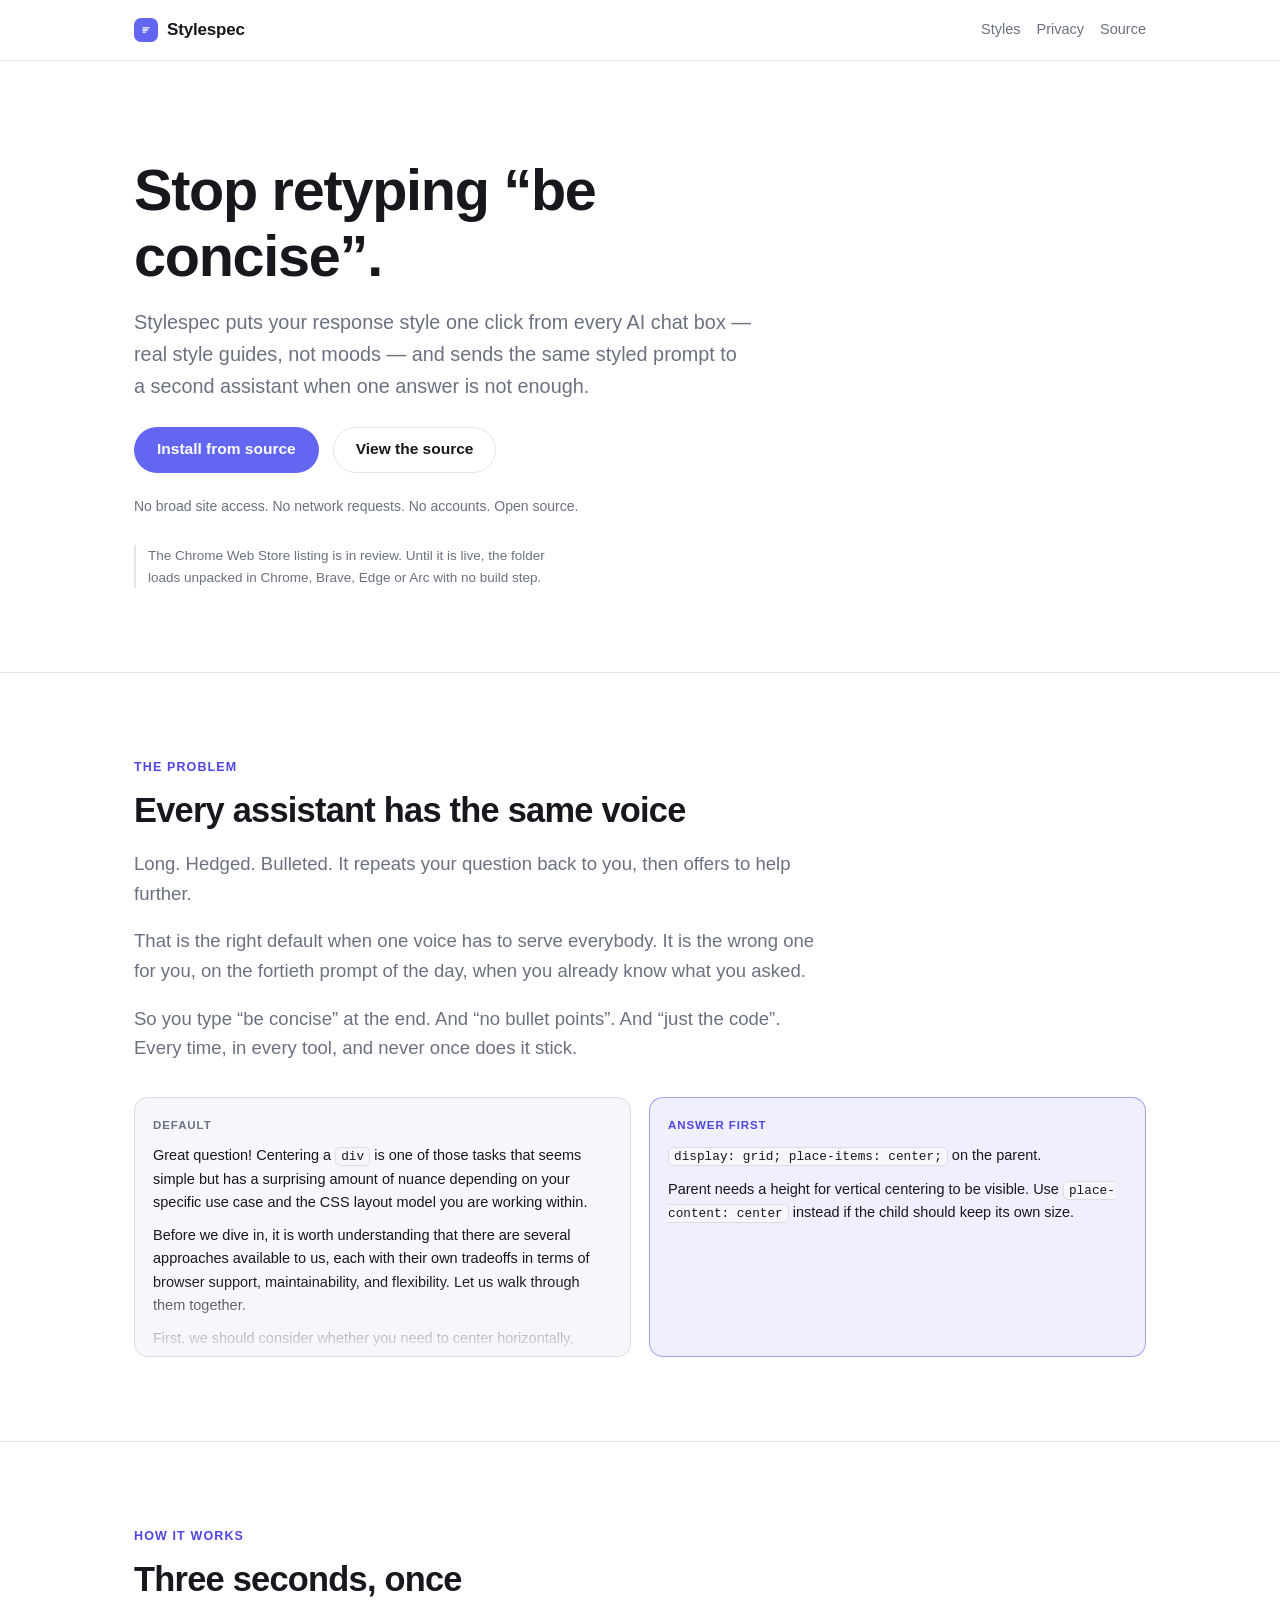
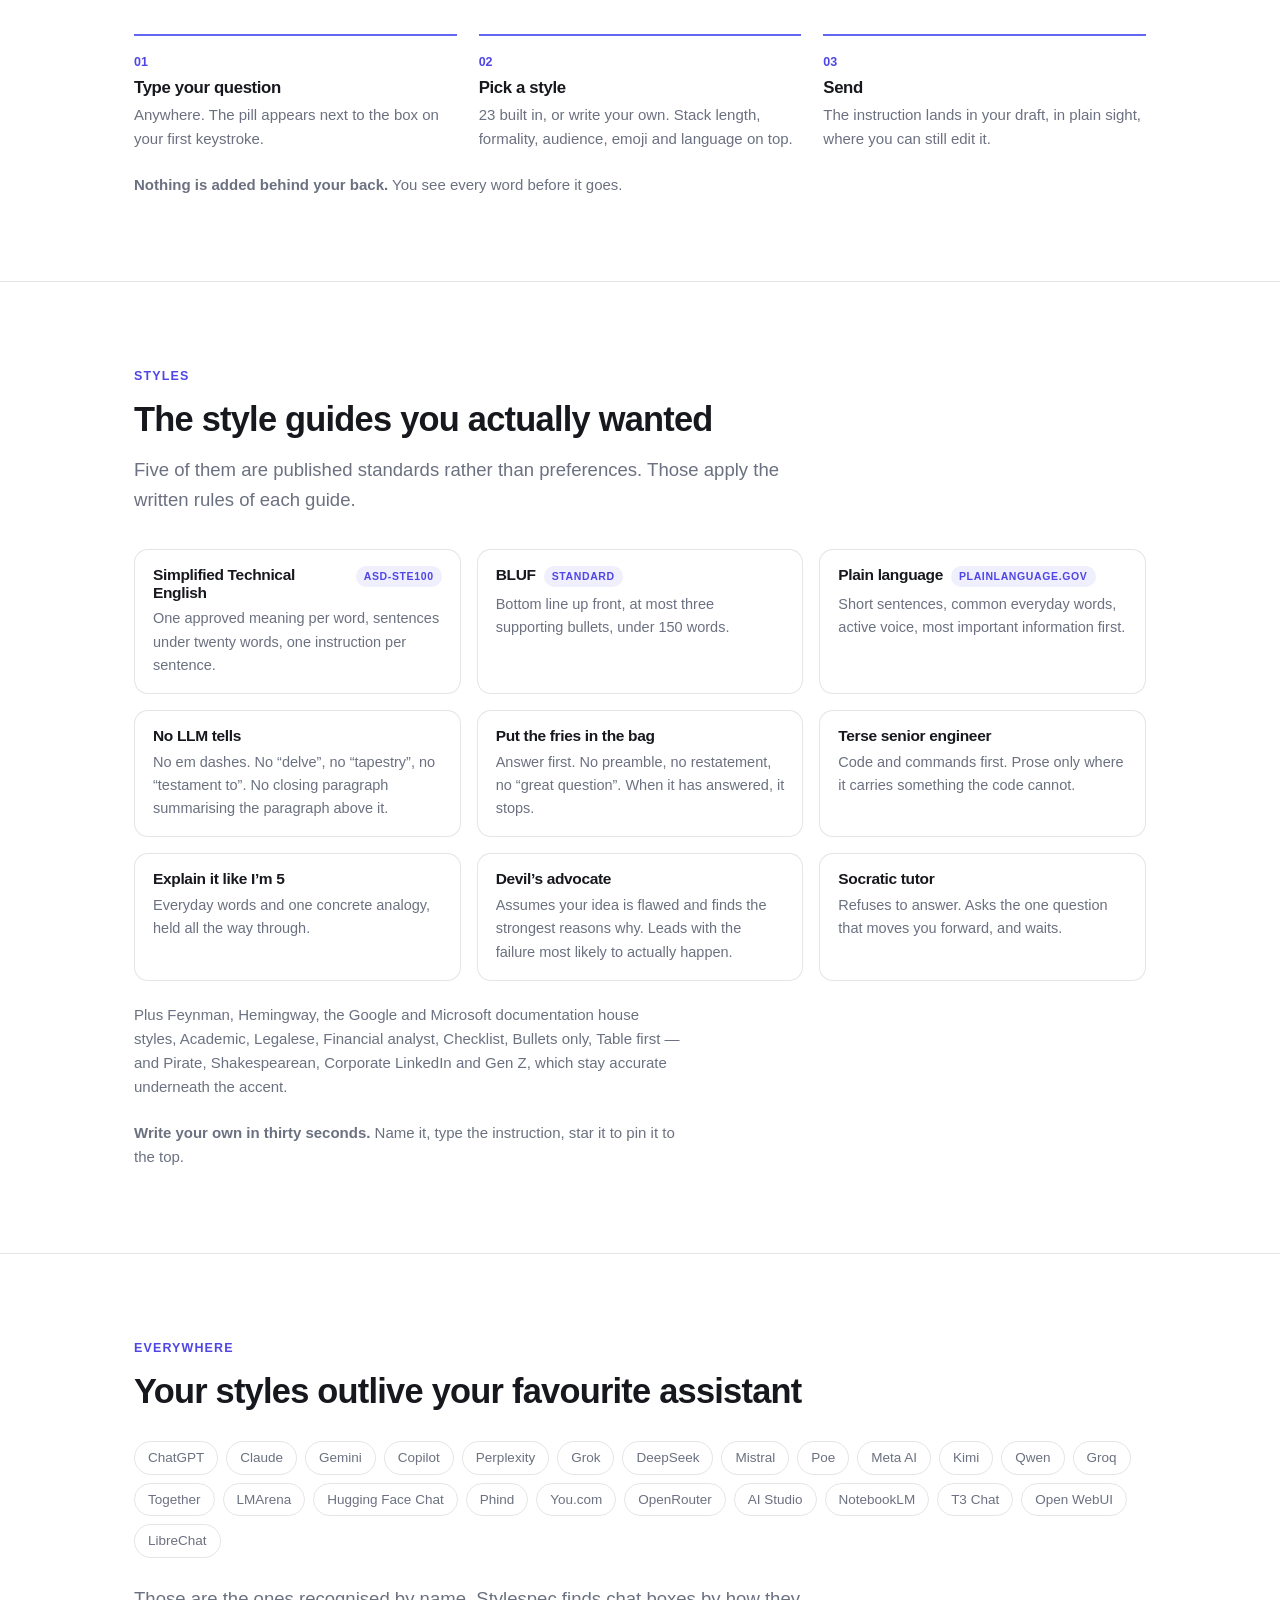
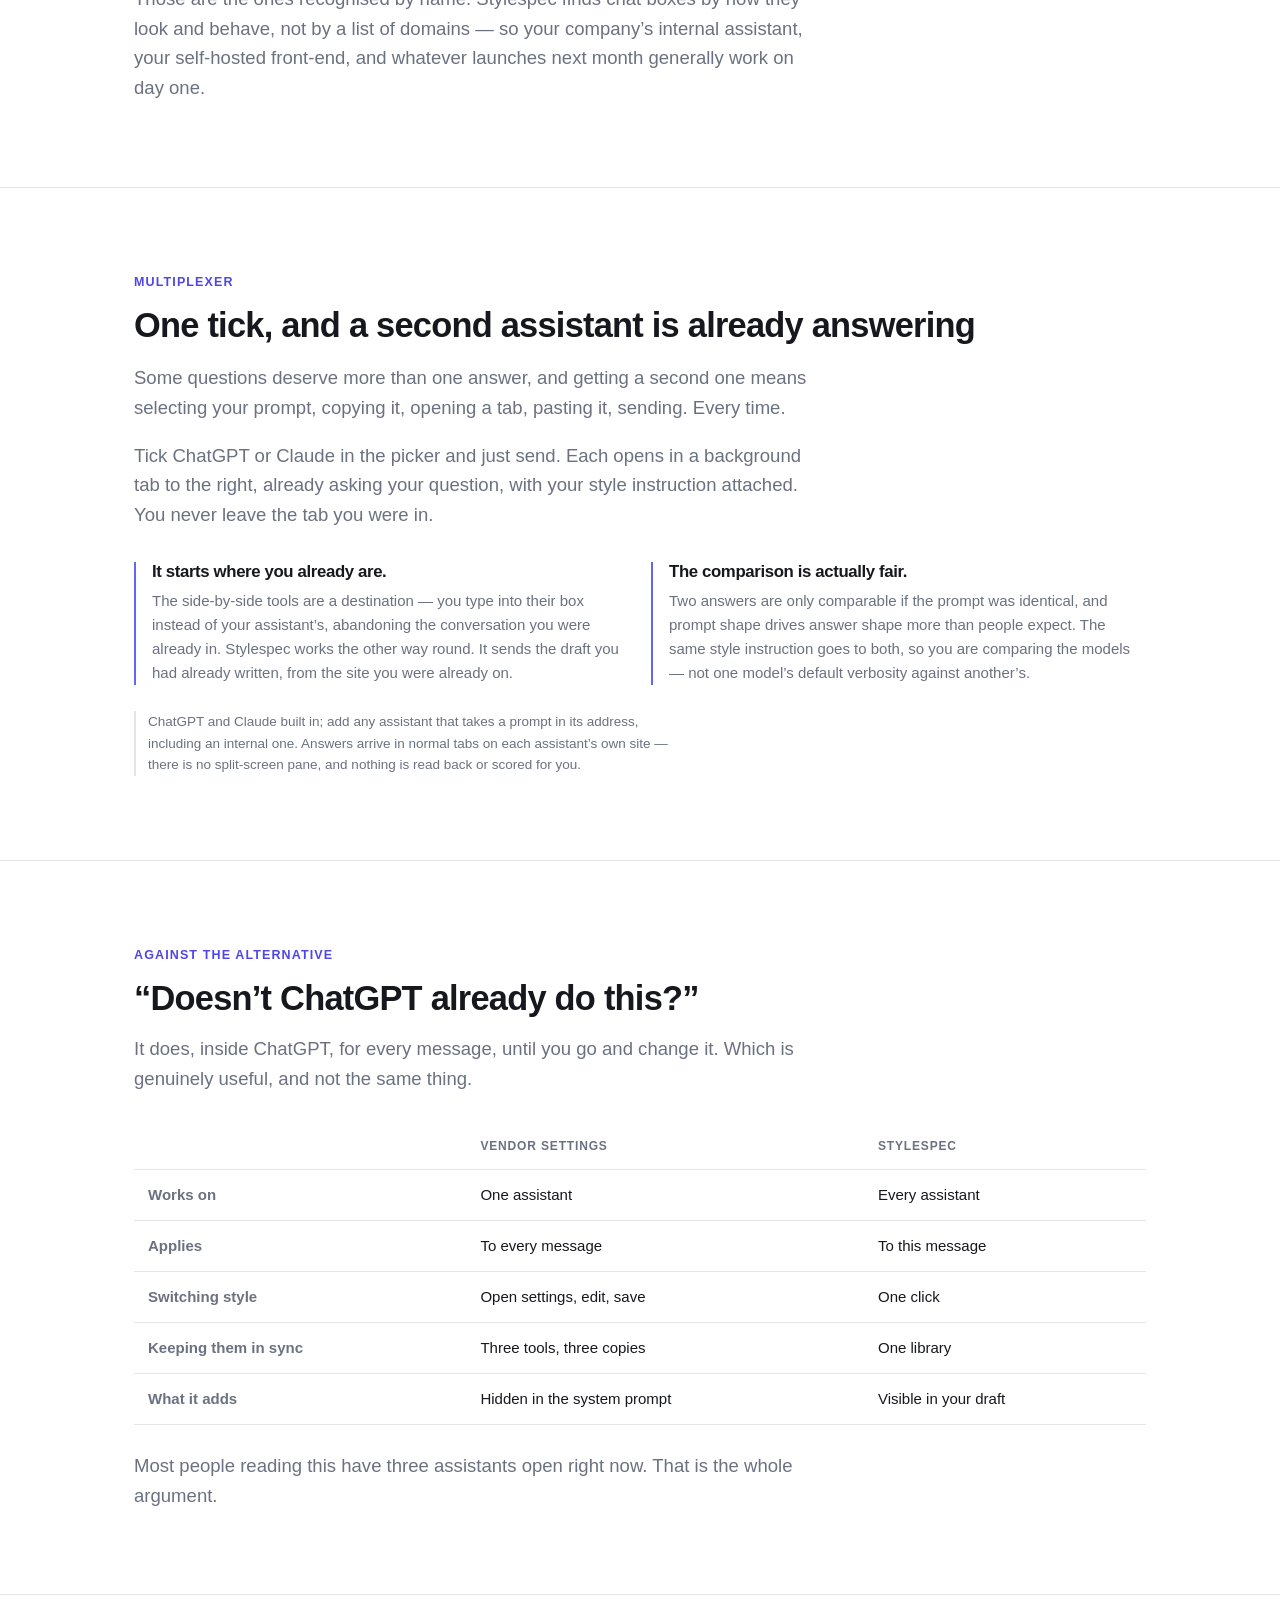
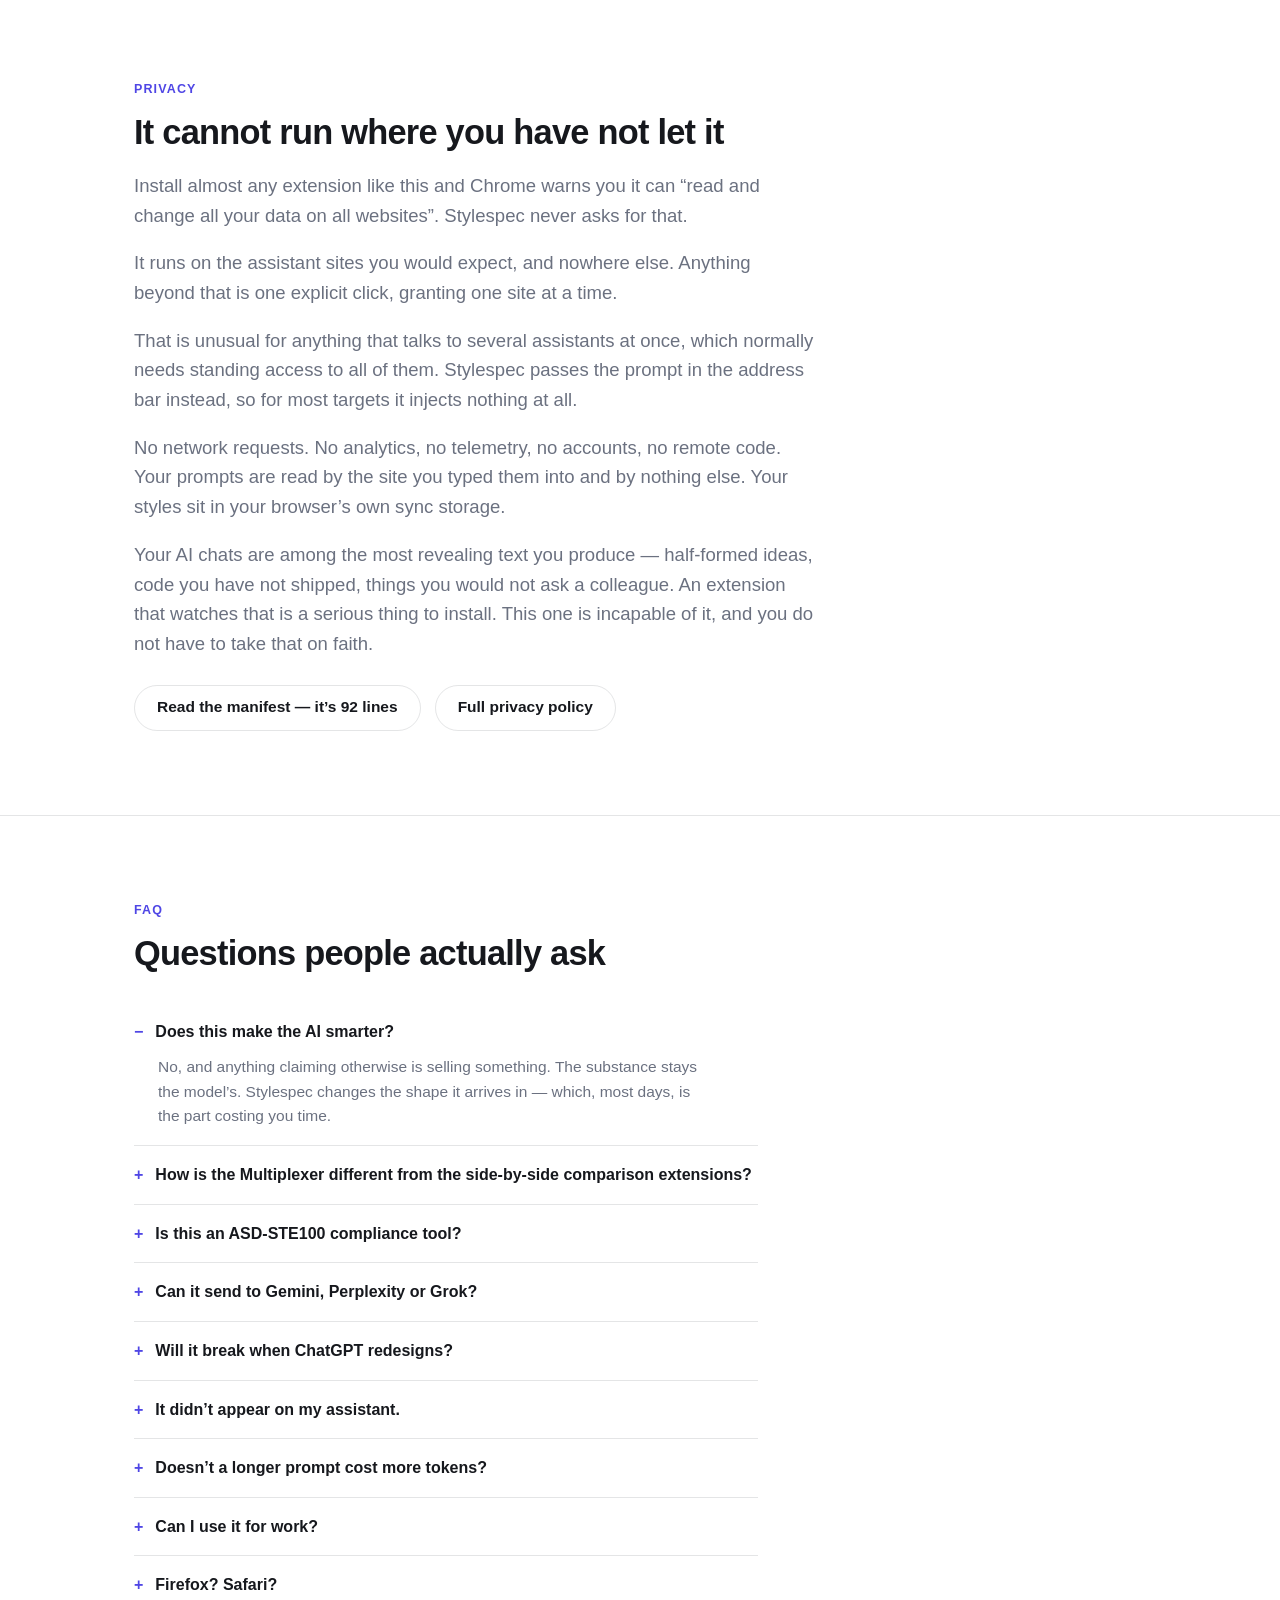
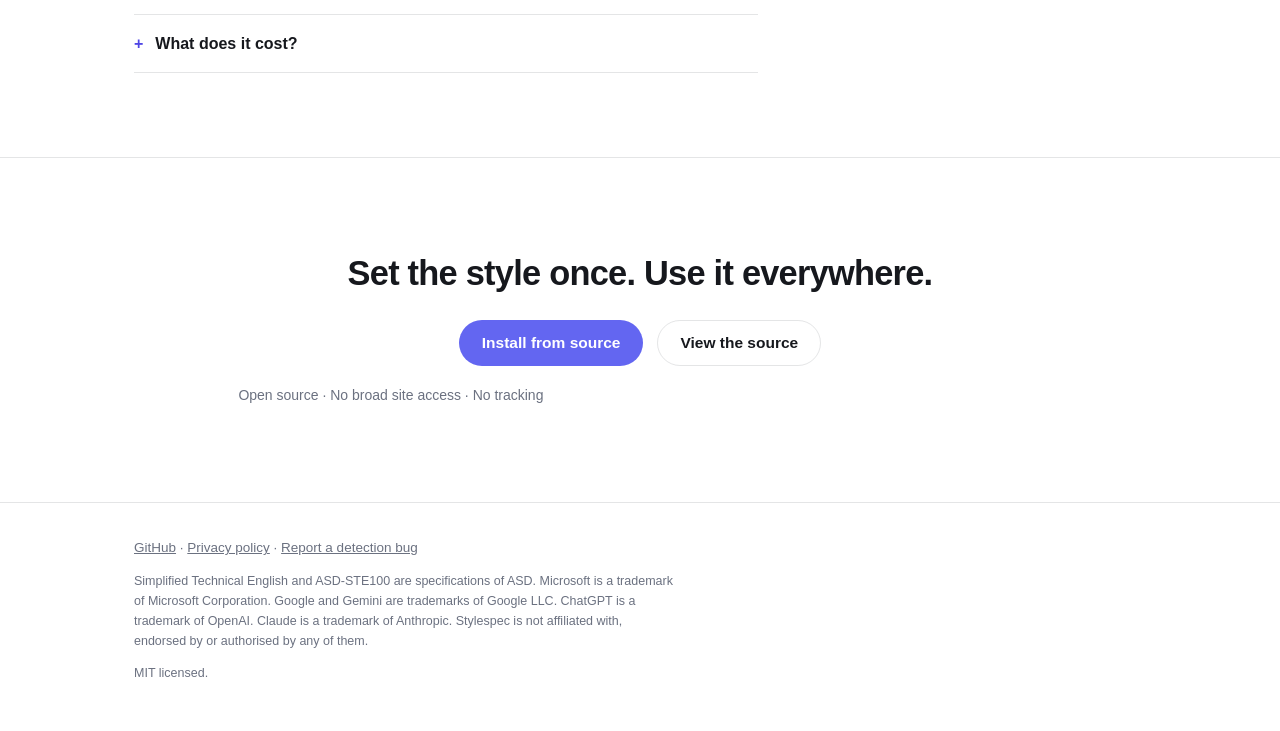
<file: docs/index.html>
<!doctype html>
<html lang="en">
  <head>
    <meta charset="utf-8" />
    <meta name="viewport" content="width=device-width, initial-scale=1" />
    <title>Stylespec — set the response style of any AI chat</title>
    <meta
      name="description"
      content="One click sets the response style of ChatGPT, Claude, Gemini or any AI chat: ASD-STE100, BLUF, plain language. 23 style guides, no tracking."
    />
    <link rel="canonical" href="https://bilal62.github.io/stylespec/" />
    <meta property="og:type" content="website" />
    <meta property="og:title" content="Stylespec — set the response style of any AI chat" />
    <meta
      property="og:description"
      content="One click sets the response style of ChatGPT, Claude, Gemini or any AI chat: ASD-STE100, BLUF, plain language. 23 style guides, no tracking."
    />
    <meta property="og:url" content="https://bilal62.github.io/stylespec/" />
    <meta name="twitter:card" content="summary_large_image" />
    <link
      rel="icon"
      href="data:image/svg+xml,%3Csvg xmlns='http://www.w3.org/2000/svg' viewBox='0 0 32 32'%3E%3Crect width='32' height='32' rx='9' fill='%236366f1'/%3E%3Cpath d='M9 11h14M9 16h10M9 21h6' stroke='white' stroke-width='2.6' stroke-linecap='round'/%3E%3C/svg%3E"
    />
    <style>
      :root {
        --accent: #6366f1;
        --accent-strong: #4f46e5;
        --accent-soft: rgba(99, 102, 241, 0.1);
        --bg: #ffffff;
        --bg-soft: #f6f7fb;
        --fg: #16181d;
        --fg-muted: #6b7180;
        --border: rgba(16, 18, 27, 0.11);
        --radius: 14px;
        --measure: 66ch;
        color-scheme: light;
      }

      @media (prefers-color-scheme: dark) {
        :root {
          --accent: #818cf8;
          --accent-strong: #a5b4fc;
          --accent-soft: rgba(129, 140, 248, 0.14);
          --bg: #14161c;
          --bg-soft: #1b1d24;
          --fg: #eceef4;
          --fg-muted: #9aa1b1;
          --border: rgba(255, 255, 255, 0.12);
          color-scheme: dark;
        }
      }

      *,
      *::before,
      *::after {
        box-sizing: border-box;
      }

      html {
        scroll-behavior: smooth;
      }

      body {
        margin: 0;
        background: var(--bg);
        color: var(--fg);
        font-family: -apple-system, BlinkMacSystemFont, 'Segoe UI', Inter, Roboto,
          'Helvetica Neue', Arial, sans-serif;
        font-size: 17px;
        line-height: 1.6;
        -webkit-font-smoothing: antialiased;
      }

      a {
        color: var(--accent-strong);
      }

      .wrap {
        width: 100%;
        max-width: 1060px;
        margin: 0 auto;
        padding: 0 24px;
      }

      /* ------------------------------------------------------------- nav -- */

      header.nav {
        position: sticky;
        top: 0;
        z-index: 10;
        background: color-mix(in srgb, var(--bg) 88%, transparent);
        backdrop-filter: blur(10px);
        border-bottom: 1px solid var(--border);
      }

      .nav__inner {
        display: flex;
        align-items: center;
        gap: 16px;
        height: 60px;
      }

      .brand {
        display: flex;
        align-items: center;
        gap: 9px;
        font-weight: 640;
        letter-spacing: -0.01em;
        text-decoration: none;
        color: var(--fg);
      }

      .brand__mark {
        width: 24px;
        height: 24px;
        border-radius: 7px;
        background: var(--accent);
        display: grid;
        place-items: center;
        flex: none;
      }

      .nav__spacer {
        flex: 1;
      }

      .nav__link {
        color: var(--fg-muted);
        text-decoration: none;
        font-size: 14.5px;
        font-weight: 520;
      }

      .nav__link:hover {
        color: var(--fg);
      }

      /* --------------------------------------------------------- sections -- */

      section {
        padding: 84px 0;
        border-bottom: 1px solid var(--border);
      }

      section:last-of-type {
        border-bottom: 0;
      }

      h1,
      h2,
      h3 {
        letter-spacing: -0.022em;
        line-height: 1.15;
        margin: 0;
      }

      h1 {
        font-size: clamp(2.3rem, 6vw, 3.6rem);
        font-weight: 680;
      }

      h2 {
        font-size: clamp(1.6rem, 3.6vw, 2.15rem);
        font-weight: 650;
      }

      h3 {
        font-size: 1.05rem;
        font-weight: 620;
      }

      p {
        margin: 0;
        max-width: var(--measure);
      }

      .eyebrow {
        font-size: 12.5px;
        font-weight: 640;
        letter-spacing: 0.09em;
        text-transform: uppercase;
        color: var(--accent-strong);
        margin: 0 0 14px;
      }

      .lede {
        font-size: 1.16rem;
        color: var(--fg-muted);
      }

      .stack {
        display: flex;
        flex-direction: column;
        gap: 18px;
      }

      /* ------------------------------------------------------------ hero -- */

      .hero {
        padding: 96px 0 84px;
      }

      .hero h1 {
        max-width: 20ch;
      }

      .hero__sub {
        font-size: 1.24rem;
        color: var(--fg-muted);
        max-width: 56ch;
      }

      .cta-row {
        display: flex;
        flex-wrap: wrap;
        align-items: center;
        gap: 14px;
        margin-top: 6px;
      }

      .btn {
        display: inline-flex;
        align-items: center;
        gap: 8px;
        height: 46px;
        padding: 0 22px;
        border-radius: 999px;
        font-size: 15.5px;
        font-weight: 600;
        text-decoration: none;
        border: 1px solid transparent;
        cursor: pointer;
        transition: background 130ms ease, border-color 130ms ease, color 130ms ease;
      }

      .btn--primary {
        background: var(--accent);
        color: #fff;
      }

      .btn--primary:hover {
        background: var(--accent-strong);
      }

      .btn--ghost {
        border-color: var(--border);
        color: var(--fg);
        background: transparent;
      }

      .btn--ghost:hover {
        background: var(--bg-soft);
        border-color: var(--accent);
      }

      .trust {
        font-size: 14px;
        color: var(--fg-muted);
        margin-top: 4px;
      }

      .note-pending {
        font-size: 13.5px;
        color: var(--fg-muted);
        border-left: 2px solid var(--border);
        padding-left: 12px;
        margin-top: 10px;
        max-width: 56ch;
      }

      /* ------------------------------------------------------ before/after -- */

      .compare {
        display: grid;
        grid-template-columns: 1fr 1fr;
        gap: 18px;
        margin-top: 34px;
      }

      @media (max-width: 760px) {
        .compare {
          grid-template-columns: 1fr;
        }
      }

      .panel {
        border: 1px solid var(--border);
        border-radius: var(--radius);
        background: var(--bg-soft);
        padding: 18px;
        min-width: 0;
      }

      .panel__label {
        font-size: 11.5px;
        font-weight: 660;
        letter-spacing: 0.08em;
        text-transform: uppercase;
        color: var(--fg-muted);
        margin-bottom: 10px;
      }

      .panel--after {
        border-color: color-mix(in srgb, var(--accent) 45%, var(--border));
        background: var(--accent-soft);
      }

      .panel--after .panel__label {
        color: var(--accent-strong);
      }

      .panel p {
        font-size: 14.5px;
        margin: 0 0 10px;
        max-width: none;
      }

      .panel p:last-child {
        margin-bottom: 0;
      }

      .panel--default {
        max-height: 260px;
        overflow: hidden;
        position: relative;
      }

      .panel--default::after {
        content: '';
        position: absolute;
        inset: auto 0 0 0;
        height: 76px;
        background: linear-gradient(to bottom, transparent, var(--bg-soft));
      }

      /* ----------------------------------------------------------- steps -- */

      .steps {
        display: grid;
        grid-template-columns: repeat(3, 1fr);
        gap: 22px;
        margin-top: 34px;
        counter-reset: step;
      }

      @media (max-width: 760px) {
        .steps {
          grid-template-columns: 1fr;
        }
      }

      .step {
        border-top: 2px solid var(--accent);
        padding-top: 16px;
      }

      .step__n {
        font-size: 12.5px;
        font-weight: 660;
        color: var(--accent-strong);
        margin-bottom: 6px;
      }

      .step p {
        font-size: 15px;
        color: var(--fg-muted);
        margin-top: 6px;
      }

      /* ---------------------------------------------------------- styles -- */

      .styles {
        display: grid;
        grid-template-columns: repeat(auto-fit, minmax(268px, 1fr));
        gap: 16px;
        margin-top: 34px;
      }

      .style {
        border: 1px solid var(--border);
        border-radius: var(--radius);
        padding: 16px 18px;
        background: var(--bg);
      }

      .style__top {
        display: flex;
        align-items: baseline;
        gap: 8px;
        margin-bottom: 6px;
      }

      .style h3 {
        font-size: 15.5px;
      }

      .style__std {
        font-size: 10.5px;
        font-weight: 680;
        letter-spacing: 0.06em;
        text-transform: uppercase;
        color: var(--accent-strong);
        background: var(--accent-soft);
        border-radius: 999px;
        padding: 2px 8px;
        white-space: nowrap;
      }

      .style p {
        font-size: 14.5px;
        color: var(--fg-muted);
        max-width: none;
      }

      .more-styles {
        margin-top: 22px;
        font-size: 15px;
        color: var(--fg-muted);
      }

      /* ------------------------------------------------------------ hosts -- */

      .hosts {
        display: flex;
        flex-wrap: wrap;
        gap: 8px;
        margin-top: 30px;
      }

      .host {
        font-size: 13.5px;
        font-weight: 540;
        color: var(--fg-muted);
        border: 1px solid var(--border);
        border-radius: 999px;
        padding: 5px 13px;
      }

      /* ------------------------------------------------------------ twoup -- */

      .twoup {
        display: grid;
        grid-template-columns: 1fr 1fr;
        gap: 22px;
        margin-top: 32px;
      }

      @media (max-width: 760px) {
        .twoup {
          grid-template-columns: 1fr;
        }
      }

      .twoup > div {
        border-left: 2px solid var(--accent);
        padding-left: 16px;
      }

      .twoup p {
        font-size: 15px;
        color: var(--fg-muted);
        margin-top: 8px;
        max-width: none;
      }

      /* ------------------------------------------------------------ table -- */

      .table-scroll {
        overflow-x: auto;
        margin-top: 30px;
      }

      table {
        width: 100%;
        border-collapse: collapse;
        font-size: 15px;
        min-width: 520px;
      }

      th,
      td {
        text-align: left;
        padding: 13px 14px;
        border-bottom: 1px solid var(--border);
      }

      thead th {
        font-size: 12px;
        letter-spacing: 0.07em;
        text-transform: uppercase;
        color: var(--fg-muted);
        font-weight: 640;
      }

      tbody th {
        font-weight: 560;
        color: var(--fg-muted);
      }

      td:last-child {
        color: var(--fg);
        font-weight: 540;
      }

      /* -------------------------------------------------------------- faq -- */

      .faq {
        margin-top: 30px;
        max-width: var(--measure);
      }

      details {
        border-bottom: 1px solid var(--border);
        padding: 16px 0;
      }

      summary {
        cursor: pointer;
        font-weight: 580;
        font-size: 16px;
        list-style: none;
        display: flex;
        gap: 12px;
        align-items: baseline;
      }

      summary::-webkit-details-marker {
        display: none;
      }

      summary::before {
        content: '+';
        color: var(--accent-strong);
        font-weight: 700;
        flex: none;
      }

      details[open] summary::before {
        content: '\2212';
      }

      details p {
        margin-top: 10px;
        color: var(--fg-muted);
        font-size: 15.5px;
        padding-left: 24px;
      }

      /* ----------------------------------------------------------- closing -- */

      .closing {
        text-align: center;
        padding: 96px 0;
      }

      .closing h2 {
        margin-bottom: 26px;
      }

      .closing .cta-row {
        justify-content: center;
      }

      footer {
        border-top: 1px solid var(--border);
        padding: 34px 0 48px;
        font-size: 13.5px;
        color: var(--fg-muted);
      }

      footer .stack {
        gap: 12px;
      }

      footer a {
        color: var(--fg-muted);
      }

      .legal {
        max-width: 78ch;
        font-size: 12.5px;
        line-height: 1.6;
      }

      code {
        font-family: ui-monospace, SFMono-Regular, Menlo, Consolas, monospace;
        font-size: 0.88em;
        background: var(--bg-soft);
        border: 1px solid var(--border);
        border-radius: 5px;
        padding: 1px 5px;
      }
    </style>
  </head>
  <body>
    <header class="nav">
      <div class="wrap nav__inner">
        <a class="brand" href="#top">
          <span class="brand__mark" aria-hidden="true">
            <svg width="14" height="14" viewBox="0 0 32 32" fill="none">
              <path
                d="M9 11h14M9 16h10M9 21h6"
                stroke="white"
                stroke-width="3"
                stroke-linecap="round"
              />
            </svg>
          </span>
          Stylespec
        </a>
        <span class="nav__spacer"></span>
        <a class="nav__link" href="#styles">Styles</a>
        <a class="nav__link" href="#privacy">Privacy</a>
        <a class="nav__link" href="https://github.com/bilal62/stylespec">Source</a>
      </div>
    </header>

    <main id="top">
      <!-- ------------------------------------------------------------ hero -->
      <section class="hero">
        <div class="wrap stack">
          <h1>Stop retyping &ldquo;be concise&rdquo;.</h1>
          <p class="hero__sub">
            Stylespec puts your response style one click from every AI chat box —
            real style guides, not moods — and sends the same styled prompt to a
            second assistant when one answer is not enough.
          </p>
          <div class="cta-row">
            <a class="btn btn--primary" href="https://github.com/bilal62/stylespec#install">
              Install from source
            </a>
            <a class="btn btn--ghost" href="https://github.com/bilal62/stylespec">
              View the source
            </a>
          </div>
          <p class="trust">
            No broad site access. No network requests. No accounts. Open source.
          </p>
          <p class="note-pending">
            The Chrome Web Store listing is in review. Until it is live, the
            folder loads unpacked in Chrome, Brave, Edge or Arc with no build
            step.
          </p>
        </div>
      </section>

      <!-- --------------------------------------------------------- problem -->
      <section>
        <div class="wrap">
          <p class="eyebrow">The problem</p>
          <h2>Every assistant has the same voice</h2>
          <div class="stack" style="margin-top: 18px">
            <p class="lede">
              Long. Hedged. Bulleted. It repeats your question back to you, then
              offers to help further.
            </p>
            <p class="lede">
              That is the right default when one voice has to serve everybody. It
              is the wrong one for you, on the fortieth prompt of the day, when
              you already know what you asked.
            </p>
            <p class="lede">
              So you type &ldquo;be concise&rdquo; at the end. And &ldquo;no
              bullet points&rdquo;. And &ldquo;just the code&rdquo;. Every time,
              in every tool, and never once does it stick.
            </p>
          </div>

          <div class="compare">
            <div class="panel panel--default">
              <div class="panel__label">Default</div>
              <p>
                Great question! Centering a <code>div</code> is one of those
                tasks that seems simple but has a surprising amount of nuance
                depending on your specific use case and the CSS layout model you
                are working within.
              </p>
              <p>
                Before we dive in, it is worth understanding that there are
                several approaches available to us, each with their own tradeoffs
                in terms of browser support, maintainability, and flexibility.
                Let us walk through them together.
              </p>
              <p>
                First, we should consider whether you need to center
                horizontally, vertically, or both. This distinction matters
                because historically, horizontal centering has been
                straightforward while vertical centering was notoriously
                difficult&hellip;
              </p>
              <p>
                Option 1: Flexbox. Flexbox is a one-dimensional layout method
                that has become widely supported across all modern browsers&hellip;
              </p>
            </div>
            <div class="panel panel--after">
              <div class="panel__label">Answer first</div>
              <p><code>display: grid; place-items: center;</code> on the parent.</p>
              <p>
                Parent needs a height for vertical centering to be visible. Use
                <code>place-content: center</code> instead if the child should
                keep its own size.
              </p>
            </div>
          </div>
        </div>
      </section>

      <!-- ----------------------------------------------------- how it works -->
      <section>
        <div class="wrap">
          <p class="eyebrow">How it works</p>
          <h2>Three seconds, once</h2>
          <div class="steps">
            <div class="step">
              <div class="step__n">01</div>
              <h3>Type your question</h3>
              <p>
                Anywhere. The pill appears next to the box on your first
                keystroke.
              </p>
            </div>
            <div class="step">
              <div class="step__n">02</div>
              <h3>Pick a style</h3>
              <p>
                23 built in, or write your own. Stack length, formality,
                audience, emoji and language on top.
              </p>
            </div>
            <div class="step">
              <div class="step__n">03</div>
              <h3>Send</h3>
              <p>
                The instruction lands in your draft, in plain sight, where you
                can still edit it.
              </p>
            </div>
          </div>
          <p class="more-styles">
            <strong>Nothing is added behind your back.</strong> You see every
            word before it goes.
          </p>
        </div>
      </section>

      <!-- ---------------------------------------------------------- styles -->
      <section id="styles">
        <div class="wrap">
          <p class="eyebrow">Styles</p>
          <h2>The style guides you actually wanted</h2>
          <p class="lede" style="margin-top: 16px">
            Five of them are published standards rather than preferences. Those
            apply the written rules of each guide.
          </p>

          <div class="styles">
            <div class="style">
              <div class="style__top">
                <h3>Simplified Technical English</h3>
                <span class="style__std">ASD-STE100</span>
              </div>
              <p>
                One approved meaning per word, sentences under twenty words, one
                instruction per sentence.
              </p>
            </div>
            <div class="style">
              <div class="style__top">
                <h3>BLUF</h3>
                <span class="style__std">Standard</span>
              </div>
              <p>
                Bottom line up front, at most three supporting bullets, under 150
                words.
              </p>
            </div>
            <div class="style">
              <div class="style__top">
                <h3>Plain language</h3>
                <span class="style__std">plainlanguage.gov</span>
              </div>
              <p>
                Short sentences, common everyday words, active voice, most
                important information first.
              </p>
            </div>
            <div class="style">
              <div class="style__top"><h3>No LLM tells</h3></div>
              <p>
                No em dashes. No &ldquo;delve&rdquo;, no &ldquo;tapestry&rdquo;,
                no &ldquo;testament to&rdquo;. No closing paragraph summarising
                the paragraph above it.
              </p>
            </div>
            <div class="style">
              <div class="style__top"><h3>Put the fries in the bag</h3></div>
              <p>
                Answer first. No preamble, no restatement, no &ldquo;great
                question&rdquo;. When it has answered, it stops.
              </p>
            </div>
            <div class="style">
              <div class="style__top"><h3>Terse senior engineer</h3></div>
              <p>
                Code and commands first. Prose only where it carries something
                the code cannot.
              </p>
            </div>
            <div class="style">
              <div class="style__top"><h3>Explain it like I&rsquo;m 5</h3></div>
              <p>
                Everyday words and one concrete analogy, held all the way
                through.
              </p>
            </div>
            <div class="style">
              <div class="style__top"><h3>Devil&rsquo;s advocate</h3></div>
              <p>
                Assumes your idea is flawed and finds the strongest reasons why.
                Leads with the failure most likely to actually happen.
              </p>
            </div>
            <div class="style">
              <div class="style__top"><h3>Socratic tutor</h3></div>
              <p>
                Refuses to answer. Asks the one question that moves you forward,
                and waits.
              </p>
            </div>
          </div>

          <p class="more-styles">
            Plus Feynman, Hemingway, the Google and Microsoft documentation house
            styles, Academic, Legalese, Financial analyst, Checklist, Bullets
            only, Table first — and Pirate, Shakespearean, Corporate LinkedIn and
            Gen Z, which stay accurate underneath the accent.
          </p>
          <p class="more-styles">
            <strong>Write your own in thirty seconds.</strong> Name it, type the
            instruction, star it to pin it to the top.
          </p>
        </div>
      </section>

      <!-- ------------------------------------------------------- everywhere -->
      <section>
        <div class="wrap">
          <p class="eyebrow">Everywhere</p>
          <h2>Your styles outlive your favourite assistant</h2>
          <div class="hosts">
            <span class="host">ChatGPT</span><span class="host">Claude</span>
            <span class="host">Gemini</span><span class="host">Copilot</span>
            <span class="host">Perplexity</span><span class="host">Grok</span>
            <span class="host">DeepSeek</span><span class="host">Mistral</span>
            <span class="host">Poe</span><span class="host">Meta AI</span>
            <span class="host">Kimi</span><span class="host">Qwen</span>
            <span class="host">Groq</span><span class="host">Together</span>
            <span class="host">LMArena</span><span class="host">Hugging Face Chat</span>
            <span class="host">Phind</span><span class="host">You.com</span>
            <span class="host">OpenRouter</span><span class="host">AI Studio</span>
            <span class="host">NotebookLM</span><span class="host">T3 Chat</span>
            <span class="host">Open WebUI</span><span class="host">LibreChat</span>
          </div>
          <p class="lede" style="margin-top: 26px">
            Those are the ones recognised by name. Stylespec finds chat boxes by
            how they look and behave, not by a list of domains — so your
            company&rsquo;s internal assistant, your self-hosted front-end, and
            whatever launches next month generally work on day one.
          </p>
        </div>
      </section>

      <!-- ------------------------------------------------------ multiplexer -->
      <section>
        <div class="wrap">
          <p class="eyebrow">Multiplexer</p>
          <h2>One tick, and a second assistant is already answering</h2>
          <div class="stack" style="margin-top: 18px">
            <p class="lede">
              Some questions deserve more than one answer, and getting a second
              one means selecting your prompt, copying it, opening a tab,
              pasting it, sending. Every time.
            </p>
            <p class="lede">
              Tick ChatGPT or Claude in the picker and just send. Each opens in a
              background tab to the right, already asking your question, with
              your style instruction attached. You never leave the tab you were
              in.
            </p>
          </div>

          <div class="twoup">
            <div>
              <h3>It starts where you already are.</h3>
              <p>
                The side-by-side tools are a destination — you type into their
                box instead of your assistant&rsquo;s, abandoning the
                conversation you were already in. Stylespec works the other way
                round. It sends the draft you had already written, from the site
                you were already on.
              </p>
            </div>
            <div>
              <h3>The comparison is actually fair.</h3>
              <p>
                Two answers are only comparable if the prompt was identical, and
                prompt shape drives answer shape more than people expect. The
                same style instruction goes to both, so you are comparing the
                models — not one model&rsquo;s default verbosity against
                another&rsquo;s.
              </p>
            </div>
          </div>

          <p class="note-pending" style="margin-top: 26px; max-width: 72ch">
            ChatGPT and Claude built in; add any assistant that takes a prompt in
            its address, including an internal one. Answers arrive in normal tabs
            on each assistant&rsquo;s own site — there is no split-screen pane,
            and nothing is read back or scored for you.
          </p>
        </div>
      </section>

      <!-- ------------------------------------------------- the alternative -->
      <section>
        <div class="wrap">
          <p class="eyebrow">Against the alternative</p>
          <h2>&ldquo;Doesn&rsquo;t ChatGPT already do this?&rdquo;</h2>
          <p class="lede" style="margin-top: 16px">
            It does, inside ChatGPT, for every message, until you go and change
            it. Which is genuinely useful, and not the same thing.
          </p>
          <div class="table-scroll">
            <table>
              <thead>
                <tr>
                  <th scope="col"></th>
                  <th scope="col">Vendor settings</th>
                  <th scope="col">Stylespec</th>
                </tr>
              </thead>
              <tbody>
                <tr>
                  <th scope="row">Works on</th>
                  <td>One assistant</td>
                  <td>Every assistant</td>
                </tr>
                <tr>
                  <th scope="row">Applies</th>
                  <td>To every message</td>
                  <td>To this message</td>
                </tr>
                <tr>
                  <th scope="row">Switching style</th>
                  <td>Open settings, edit, save</td>
                  <td>One click</td>
                </tr>
                <tr>
                  <th scope="row">Keeping them in sync</th>
                  <td>Three tools, three copies</td>
                  <td>One library</td>
                </tr>
                <tr>
                  <th scope="row">What it adds</th>
                  <td>Hidden in the system prompt</td>
                  <td>Visible in your draft</td>
                </tr>
              </tbody>
            </table>
          </div>
          <p class="lede" style="margin-top: 26px">
            Most people reading this have three assistants open right now. That
            is the whole argument.
          </p>
        </div>
      </section>

      <!-- --------------------------------------------------------- privacy -->
      <section id="privacy">
        <div class="wrap">
          <p class="eyebrow">Privacy</p>
          <h2>It cannot run where you have not let it</h2>
          <div class="stack" style="margin-top: 18px">
            <p class="lede">
              Install almost any extension like this and Chrome warns you it can
              &ldquo;read and change all your data on all websites&rdquo;.
              Stylespec never asks for that.
            </p>
            <p class="lede">
              It runs on the assistant sites you would expect, and nowhere else.
              Anything beyond that is one explicit click, granting one site at a
              time.
            </p>
            <p class="lede">
              That is unusual for anything that talks to several assistants at
              once, which normally needs standing access to all of them.
              Stylespec passes the prompt in the address bar instead, so for most
              targets it injects nothing at all.
            </p>
            <p class="lede">
              No network requests. No analytics, no telemetry, no accounts, no
              remote code. Your prompts are read by the site you typed them into
              and by nothing else. Your styles sit in your browser&rsquo;s own
              sync storage.
            </p>
            <p class="lede">
              Your AI chats are among the most revealing text you produce —
              half-formed ideas, code you have not shipped, things you would not
              ask a colleague. An extension that watches that is a serious thing
              to install. This one is incapable of it, and you do not have to
              take that on faith.
            </p>
          </div>
          <div class="cta-row" style="margin-top: 26px">
            <a
              class="btn btn--ghost"
              href="https://github.com/bilal62/stylespec/blob/main/manifest.json"
            >
              Read the manifest — it&rsquo;s 92 lines
            </a>
            <a class="btn btn--ghost" href="privacy.html">Full privacy policy</a>
          </div>
        </div>
      </section>

      <!-- ------------------------------------------------------------- faq -->
      <section>
        <div class="wrap">
          <p class="eyebrow">FAQ</p>
          <h2>Questions people actually ask</h2>
          <div class="faq">
            <details open>
              <summary>Does this make the AI smarter?</summary>
              <p>
                No, and anything claiming otherwise is selling something. The
                substance stays the model&rsquo;s. Stylespec changes the shape it
                arrives in — which, most days, is the part costing you time.
              </p>
            </details>
            <details>
              <summary>
                How is the Multiplexer different from the side-by-side
                comparison extensions?
              </summary>
              <p>
                Those are dashboards, and several are good. If you want every
                model in one window with the answers collected for you, use one
                of them. Stylespec is the assistant you already had open, plus a
                tick box that saves you the copy and paste — and it is the only
                one that sends the same style instruction to both sides, which is
                what makes two answers comparable at all.
              </p>
            </details>
            <details>
              <summary>Is this an ASD-STE100 compliance tool?</summary>
              <p>
                No. ASD-STE100 has two parts, a set of writing rules and a
                controlled dictionary. Stylespec applies the writing rules as an
                instruction to the model. It does not check output against the
                official dictionary, so it is a drafting aid rather than a
                compliance checker.
              </p>
            </details>
            <details>
              <summary>Can it send to Gemini, Perplexity or Grok?</summary>
              <p>
                Add them in Settings, along with anything else that takes a
                prompt in its address. The built-in list is short deliberately:
                those addresses are undocumented and can change without warning,
                so each one shipped is a maintenance promise rather than a line
                on a feature list.
              </p>
            </details>
            <details>
              <summary>Will it break when ChatGPT redesigns?</summary>
              <p>
                Probably not. Site-specific rules are only confidence boosts; the
                detection underneath looks at the shape of the page. That is why
                unreleased assistants tend to work already.
              </p>
            </details>
            <details>
              <summary>It didn&rsquo;t appear on my assistant.</summary>
              <p>
                Open the toolbar popup and hit <strong>Turn it on here</strong>.
                Chrome will ask permission for that one site, and detection takes
                over from there. Then please open an issue — a miss is a bug worth
                fixing, and fixing one usually fixes a class.
              </p>
            </details>
            <details>
              <summary>Doesn&rsquo;t a longer prompt cost more tokens?</summary>
              <p>
                A style block is 40 to 70 words and removes several hundred words
                of output. It nets out cheaper, in tokens and in reading time.
              </p>
            </details>
            <details>
              <summary>Can I use it for work?</summary>
              <p>
                Yes. No data leaves the machine, so there is nothing for a
                security review to object to. Point them at the source.
              </p>
            </details>
            <details>
              <summary>Firefox? Safari?</summary>
              <p>
                Not yet. The code is standard Manifest V3, so a Firefox build is
                mostly packaging. Open an issue if you want it and it moves up the
                list.
              </p>
            </details>
            <details>
              <summary>What does it cost?</summary>
              <p>Nothing. No paid tier is planned, no accounts, no upsell.</p>
            </details>
          </div>
        </div>
      </section>

      <!-- ---------------------------------------------------------- closing -->
      <section class="closing">
        <div class="wrap">
          <h2>Set the style once. Use it everywhere.</h2>
          <div class="cta-row">
            <a class="btn btn--primary" href="https://github.com/bilal62/stylespec#install">
              Install from source
            </a>
            <a class="btn btn--ghost" href="https://github.com/bilal62/stylespec">
              View the source
            </a>
          </div>
          <p class="trust" style="margin-top: 18px">
            Open source · No broad site access · No tracking
          </p>
        </div>
      </section>
    </main>

    <footer>
      <div class="wrap stack">
        <div>
          <a href="https://github.com/bilal62/stylespec">GitHub</a> ·
          <a href="privacy.html">Privacy policy</a> ·
          <a href="https://github.com/bilal62/stylespec/issues">Report a detection bug</a>
        </div>
        <p class="legal">
          Simplified Technical English and ASD-STE100 are specifications of ASD.
          Microsoft is a trademark of Microsoft Corporation. Google and Gemini
          are trademarks of Google LLC. ChatGPT is a trademark of OpenAI. Claude
          is a trademark of Anthropic. Stylespec is not affiliated with, endorsed
          by or authorised by any of them.
        </p>
        <p class="legal">MIT licensed.</p>
      </div>
    </footer>
  </body>
</html>
</file>
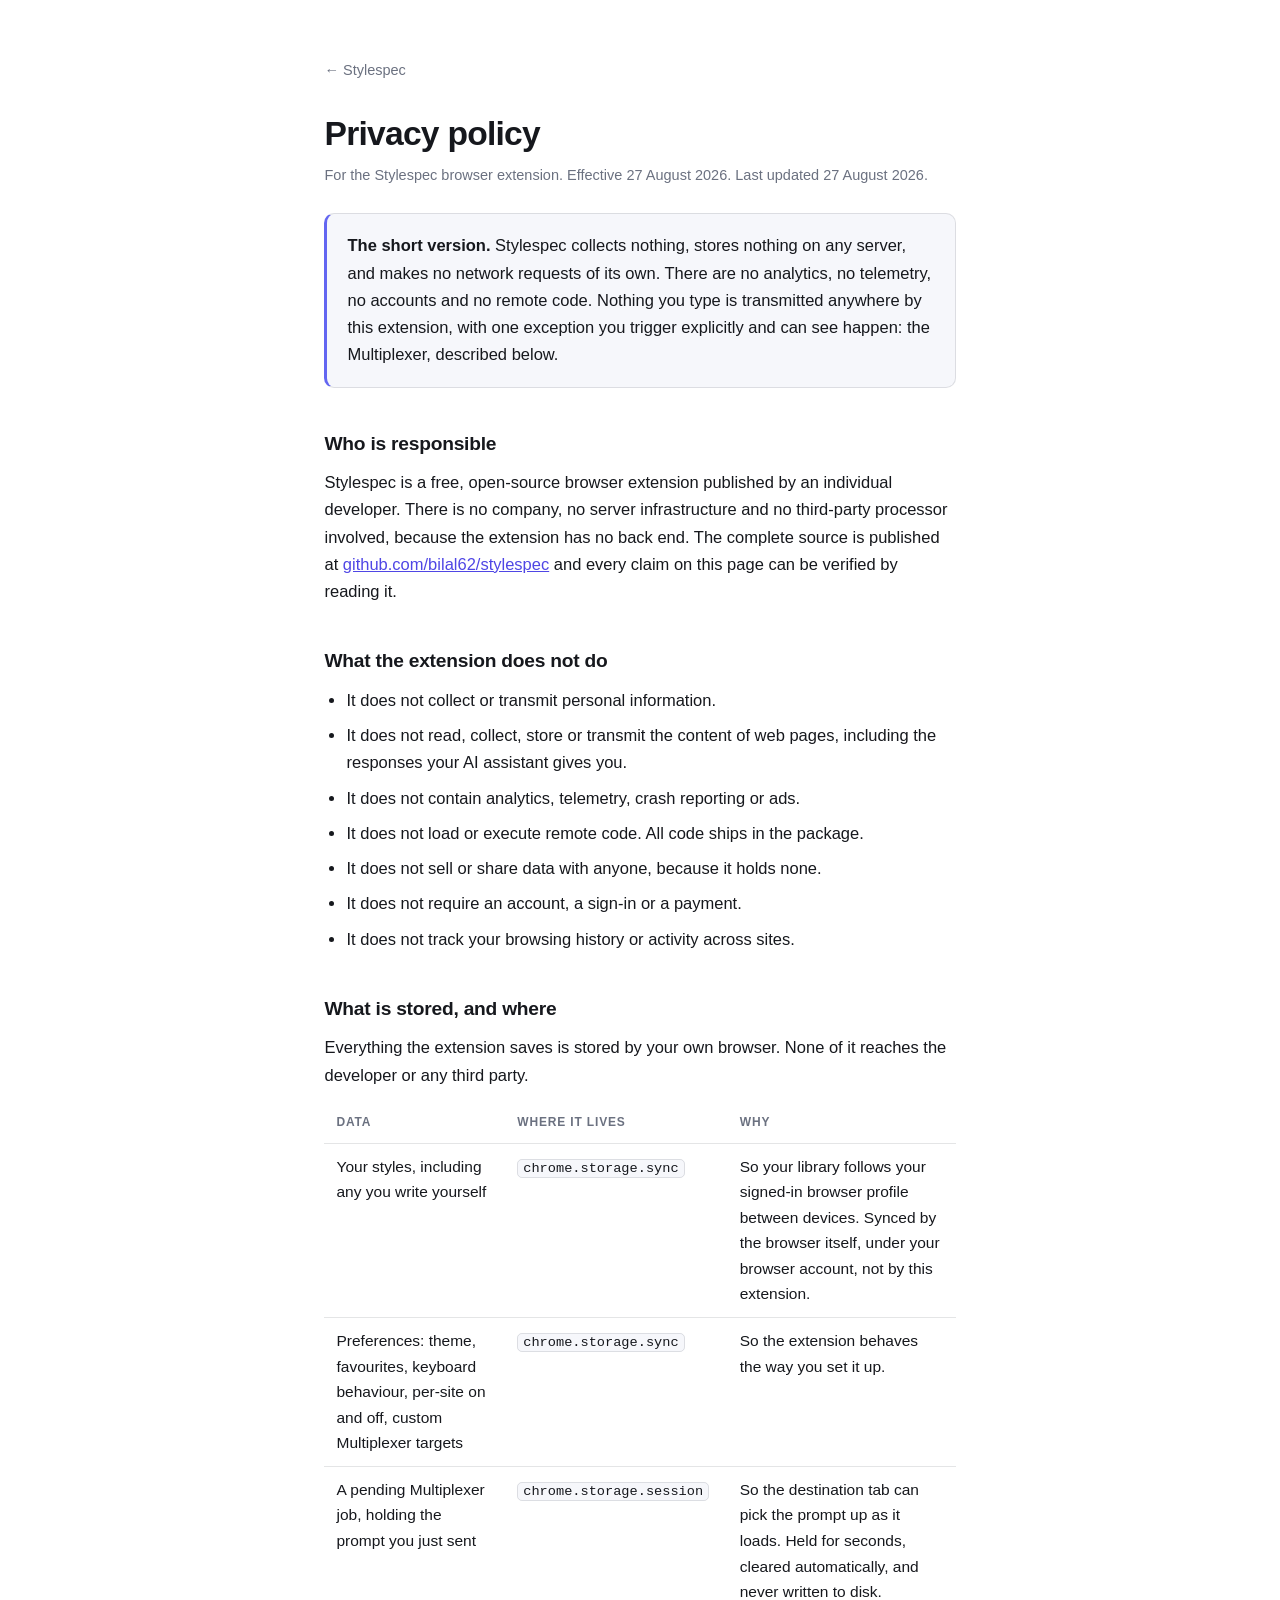
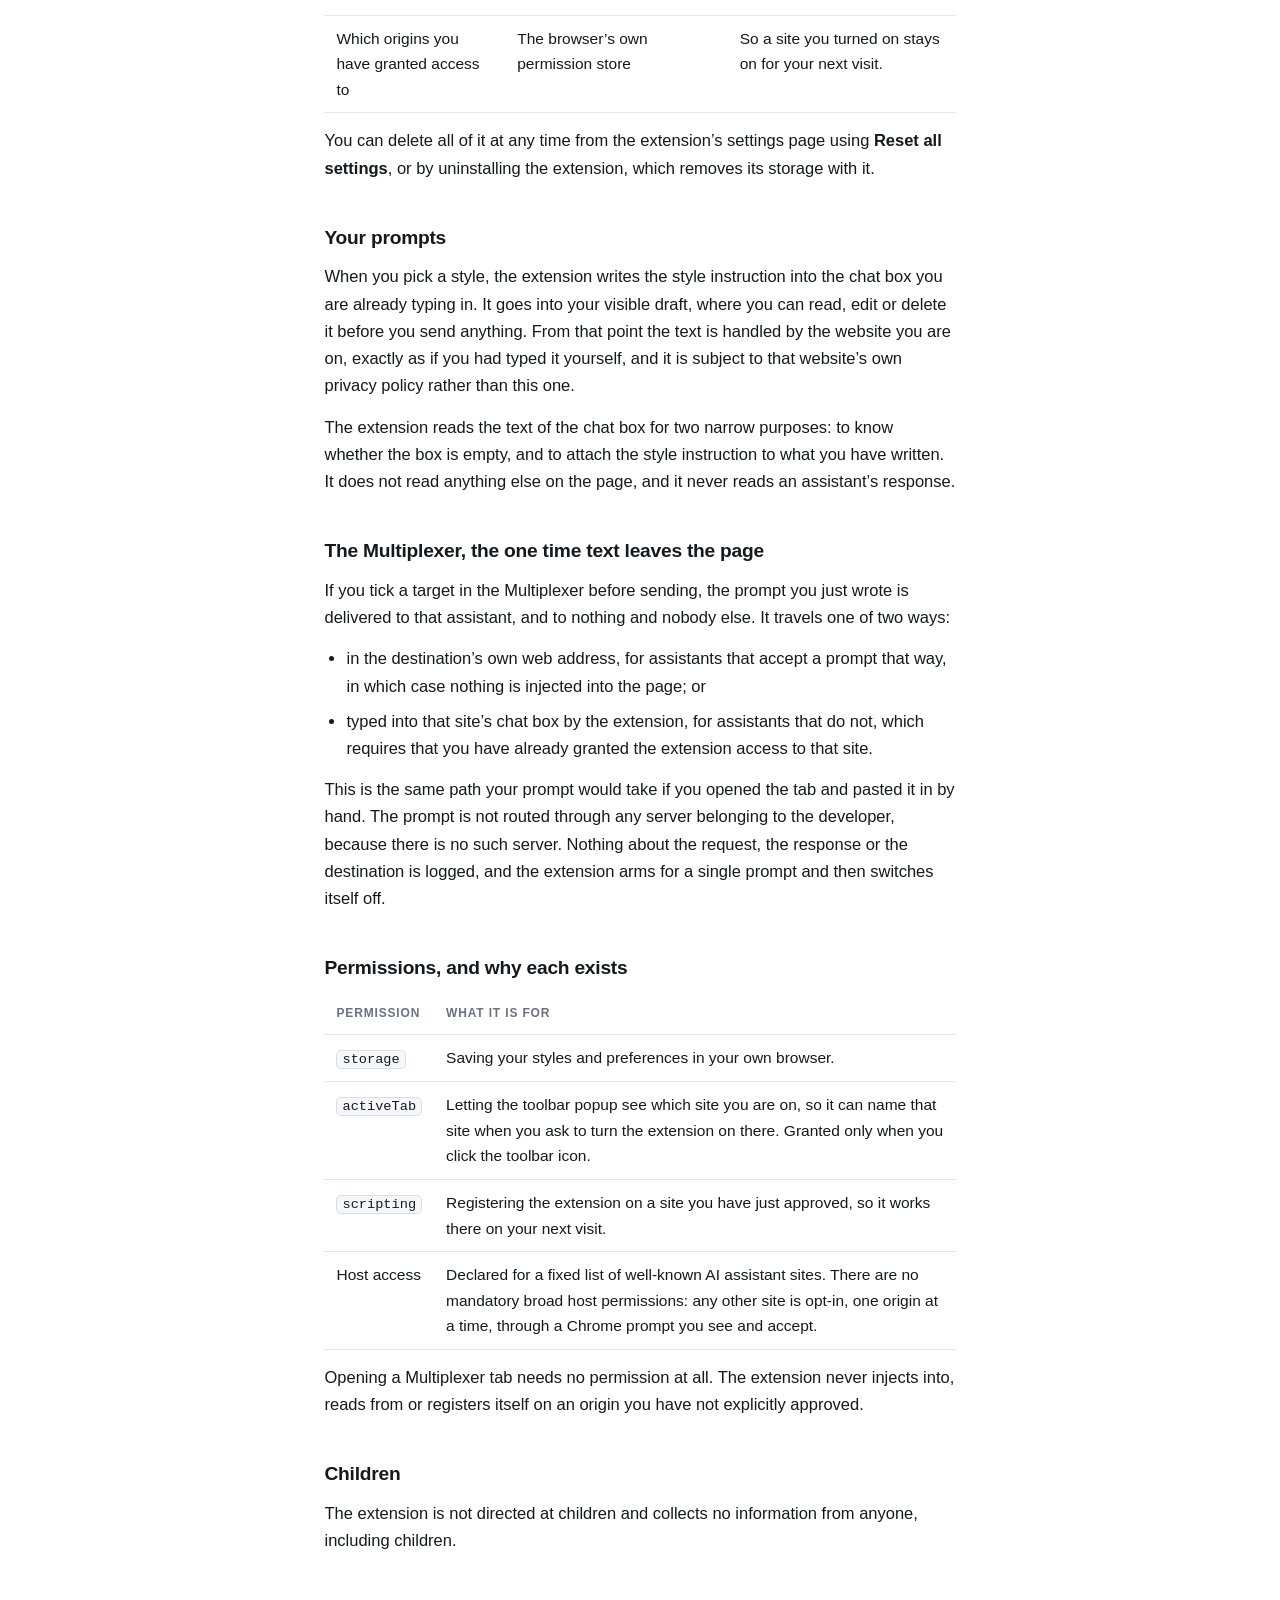
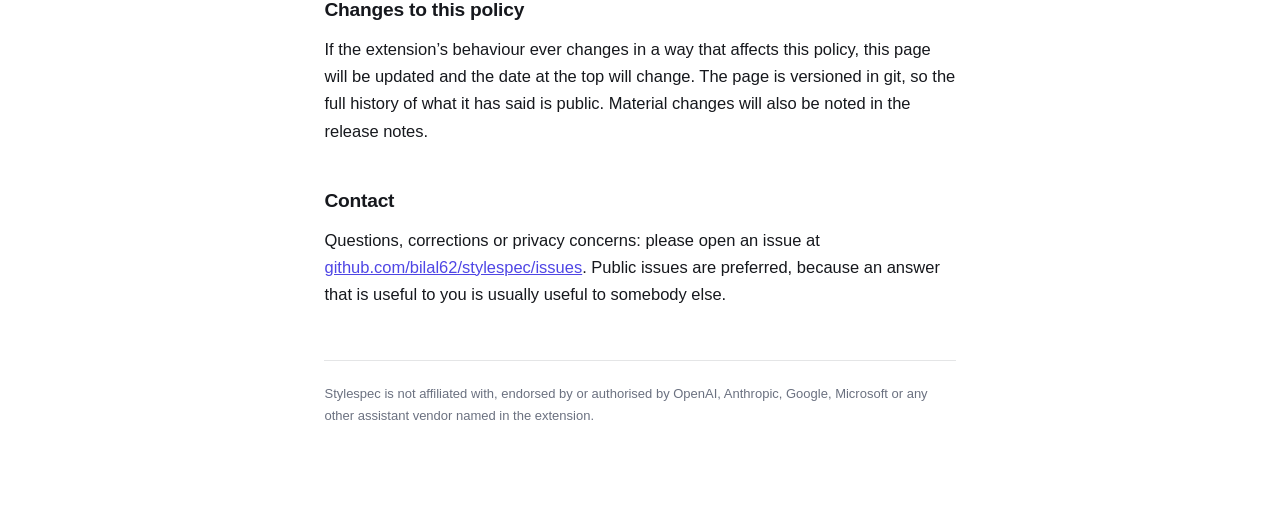
<file: docs/privacy.html>
<!doctype html>
<html lang="en">
  <head>
    <meta charset="utf-8" />
    <meta name="viewport" content="width=device-width, initial-scale=1" />
    <title>Privacy policy — Stylespec</title>
    <meta
      name="description"
      content="Stylespec collects nothing, transmits nothing and makes no network requests of its own. The full privacy policy for the Stylespec browser extension."
    />
    <link rel="canonical" href="https://bilal62.github.io/stylespec/privacy.html" />
    <link
      rel="icon"
      href="data:image/svg+xml,%3Csvg xmlns='http://www.w3.org/2000/svg' viewBox='0 0 32 32'%3E%3Crect width='32' height='32' rx='9' fill='%236366f1'/%3E%3Cpath d='M9 11h14M9 16h10M9 21h6' stroke='white' stroke-width='2.6' stroke-linecap='round'/%3E%3C/svg%3E"
    />
    <style>
      :root {
        --accent: #6366f1;
        --accent-strong: #4f46e5;
        --bg: #ffffff;
        --bg-soft: #f6f7fb;
        --fg: #16181d;
        --fg-muted: #6b7180;
        --border: rgba(16, 18, 27, 0.11);
        color-scheme: light;
      }

      @media (prefers-color-scheme: dark) {
        :root {
          --accent: #818cf8;
          --accent-strong: #a5b4fc;
          --bg: #14161c;
          --bg-soft: #1b1d24;
          --fg: #eceef4;
          --fg-muted: #9aa1b1;
          --border: rgba(255, 255, 255, 0.12);
          color-scheme: dark;
        }
      }

      * {
        box-sizing: border-box;
      }

      body {
        margin: 0 auto;
        max-width: 74ch;
        padding: 56px 24px 96px;
        background: var(--bg);
        color: var(--fg);
        font-family: -apple-system, BlinkMacSystemFont, 'Segoe UI', Inter, Roboto,
          'Helvetica Neue', Arial, sans-serif;
        font-size: 16.5px;
        line-height: 1.65;
        -webkit-font-smoothing: antialiased;
      }

      a {
        color: var(--accent-strong);
      }

      .back {
        display: inline-block;
        font-size: 14.5px;
        text-decoration: none;
        color: var(--fg-muted);
        margin-bottom: 32px;
      }

      .back:hover {
        color: var(--fg);
      }

      h1 {
        font-size: 2.1rem;
        letter-spacing: -0.022em;
        line-height: 1.15;
        margin: 0 0 10px;
      }

      h2 {
        font-size: 1.2rem;
        letter-spacing: -0.012em;
        margin: 40px 0 10px;
      }

      .dates {
        color: var(--fg-muted);
        font-size: 14.5px;
        margin: 0 0 8px;
      }

      p,
      li {
        color: var(--fg);
      }

      p {
        margin: 0 0 14px;
      }

      ul {
        padding-left: 22px;
        margin: 0 0 14px;
      }

      li {
        margin-bottom: 8px;
      }

      .summary {
        border: 1px solid var(--border);
        border-left: 3px solid var(--accent);
        border-radius: 10px;
        background: var(--bg-soft);
        padding: 18px 20px;
        margin: 26px 0 8px;
      }

      .summary p:last-child {
        margin-bottom: 0;
      }

      table {
        width: 100%;
        border-collapse: collapse;
        font-size: 15.5px;
        margin: 0 0 14px;
      }

      th,
      td {
        text-align: left;
        padding: 10px 12px;
        border-bottom: 1px solid var(--border);
        vertical-align: top;
      }

      thead th {
        font-size: 12px;
        letter-spacing: 0.07em;
        text-transform: uppercase;
        color: var(--fg-muted);
      }

      code {
        font-family: ui-monospace, SFMono-Regular, Menlo, Consolas, monospace;
        font-size: 0.88em;
        background: var(--bg-soft);
        border: 1px solid var(--border);
        border-radius: 5px;
        padding: 1px 5px;
      }

      footer {
        margin-top: 52px;
        padding-top: 22px;
        border-top: 1px solid var(--border);
        font-size: 13px;
        color: var(--fg-muted);
      }
    </style>
  </head>
  <body>
    <a class="back" href="./">&larr; Stylespec</a>

    <h1>Privacy policy</h1>
    <p class="dates">
      For the Stylespec browser extension. Effective 27 August 2026. Last
      updated 27 August 2026.
    </p>

    <div class="summary">
      <p>
        <strong>The short version.</strong> Stylespec collects nothing, stores
        nothing on any server, and makes no network requests of its own. There
        are no analytics, no telemetry, no accounts and no remote code. Nothing
        you type is transmitted anywhere by this extension, with one exception
        you trigger explicitly and can see happen: the Multiplexer, described
        below.
      </p>
    </div>

    <h2>Who is responsible</h2>
    <p>
      Stylespec is a free, open-source browser extension published by an
      individual developer. There is no company, no server infrastructure and no
      third-party processor involved, because the extension has no back end. The
      complete source is published at
      <a href="https://github.com/bilal62/stylespec">github.com/bilal62/stylespec</a>
      and every claim on this page can be verified by reading it.
    </p>

    <h2>What the extension does not do</h2>
    <ul>
      <li>It does not collect or transmit personal information.</li>
      <li>
        It does not read, collect, store or transmit the content of web pages,
        including the responses your AI assistant gives you.
      </li>
      <li>It does not contain analytics, telemetry, crash reporting or ads.</li>
      <li>It does not load or execute remote code. All code ships in the package.</li>
      <li>It does not sell or share data with anyone, because it holds none.</li>
      <li>It does not require an account, a sign-in or a payment.</li>
      <li>It does not track your browsing history or activity across sites.</li>
    </ul>

    <h2>What is stored, and where</h2>
    <p>
      Everything the extension saves is stored by your own browser. None of it
      reaches the developer or any third party.
    </p>
    <table>
      <thead>
        <tr>
          <th scope="col">Data</th>
          <th scope="col">Where it lives</th>
          <th scope="col">Why</th>
        </tr>
      </thead>
      <tbody>
        <tr>
          <td>Your styles, including any you write yourself</td>
          <td><code>chrome.storage.sync</code></td>
          <td>
            So your library follows your signed-in browser profile between
            devices. Synced by the browser itself, under your browser account,
            not by this extension.
          </td>
        </tr>
        <tr>
          <td>
            Preferences: theme, favourites, keyboard behaviour, per-site on and
            off, custom Multiplexer targets
          </td>
          <td><code>chrome.storage.sync</code></td>
          <td>So the extension behaves the way you set it up.</td>
        </tr>
        <tr>
          <td>A pending Multiplexer job, holding the prompt you just sent</td>
          <td><code>chrome.storage.session</code></td>
          <td>
            So the destination tab can pick the prompt up as it loads. Held for
            seconds, cleared automatically, and never written to disk.
          </td>
        </tr>
        <tr>
          <td>Which origins you have granted access to</td>
          <td>The browser&rsquo;s own permission store</td>
          <td>So a site you turned on stays on for your next visit.</td>
        </tr>
      </tbody>
    </table>
    <p>
      You can delete all of it at any time from the extension&rsquo;s settings
      page using <strong>Reset all settings</strong>, or by uninstalling the
      extension, which removes its storage with it.
    </p>

    <h2>Your prompts</h2>
    <p>
      When you pick a style, the extension writes the style instruction into the
      chat box you are already typing in. It goes into your visible draft, where
      you can read, edit or delete it before you send anything. From that point
      the text is handled by the website you are on, exactly as if you had typed
      it yourself, and it is subject to that website&rsquo;s own privacy policy
      rather than this one.
    </p>
    <p>
      The extension reads the text of the chat box for two narrow purposes: to
      know whether the box is empty, and to attach the style instruction to what
      you have written. It does not read anything else on the page, and it never
      reads an assistant&rsquo;s response.
    </p>

    <h2>The Multiplexer, the one time text leaves the page</h2>
    <p>
      If you tick a target in the Multiplexer before sending, the prompt you
      just wrote is delivered to that assistant, and to nothing and nobody else.
      It travels one of two ways:
    </p>
    <ul>
      <li>
        in the destination&rsquo;s own web address, for assistants that accept a
        prompt that way, in which case nothing is injected into the page; or
      </li>
      <li>
        typed into that site&rsquo;s chat box by the extension, for assistants
        that do not, which requires that you have already granted the extension
        access to that site.
      </li>
    </ul>
    <p>
      This is the same path your prompt would take if you opened the tab and
      pasted it in by hand. The prompt is not routed through any server belonging
      to the developer, because there is no such server. Nothing about the
      request, the response or the destination is logged, and the extension arms
      for a single prompt and then switches itself off.
    </p>

    <h2>Permissions, and why each exists</h2>
    <table>
      <thead>
        <tr>
          <th scope="col">Permission</th>
          <th scope="col">What it is for</th>
        </tr>
      </thead>
      <tbody>
        <tr>
          <td><code>storage</code></td>
          <td>Saving your styles and preferences in your own browser.</td>
        </tr>
        <tr>
          <td><code>activeTab</code></td>
          <td>
            Letting the toolbar popup see which site you are on, so it can name
            that site when you ask to turn the extension on there. Granted only
            when you click the toolbar icon.
          </td>
        </tr>
        <tr>
          <td><code>scripting</code></td>
          <td>
            Registering the extension on a site you have just approved, so it
            works there on your next visit.
          </td>
        </tr>
        <tr>
          <td>Host access</td>
          <td>
            Declared for a fixed list of well-known AI assistant sites. There
            are no mandatory broad host permissions: any other site is opt-in,
            one origin at a time, through a Chrome prompt you see and accept.
          </td>
        </tr>
      </tbody>
    </table>
    <p>
      Opening a Multiplexer tab needs no permission at all. The extension never
      injects into, reads from or registers itself on an origin you have not
      explicitly approved.
    </p>

    <h2>Children</h2>
    <p>
      The extension is not directed at children and collects no information from
      anyone, including children.
    </p>

    <h2>Changes to this policy</h2>
    <p>
      If the extension&rsquo;s behaviour ever changes in a way that affects this
      policy, this page will be updated and the date at the top will change. The
      page is versioned in git, so the full history of what it has said is
      public. Material changes will also be noted in the release notes.
    </p>

    <h2>Contact</h2>
    <p>
      Questions, corrections or privacy concerns: please open an issue at
      <a href="https://github.com/bilal62/stylespec/issues"
        >github.com/bilal62/stylespec/issues</a
      >. Public issues are preferred, because an answer that is useful to you is
      usually useful to somebody else.
    </p>

    <footer>
      Stylespec is not affiliated with, endorsed by or authorised by OpenAI,
      Anthropic, Google, Microsoft or any other assistant vendor named in the
      extension.
    </footer>
  </body>
</html>
</file>
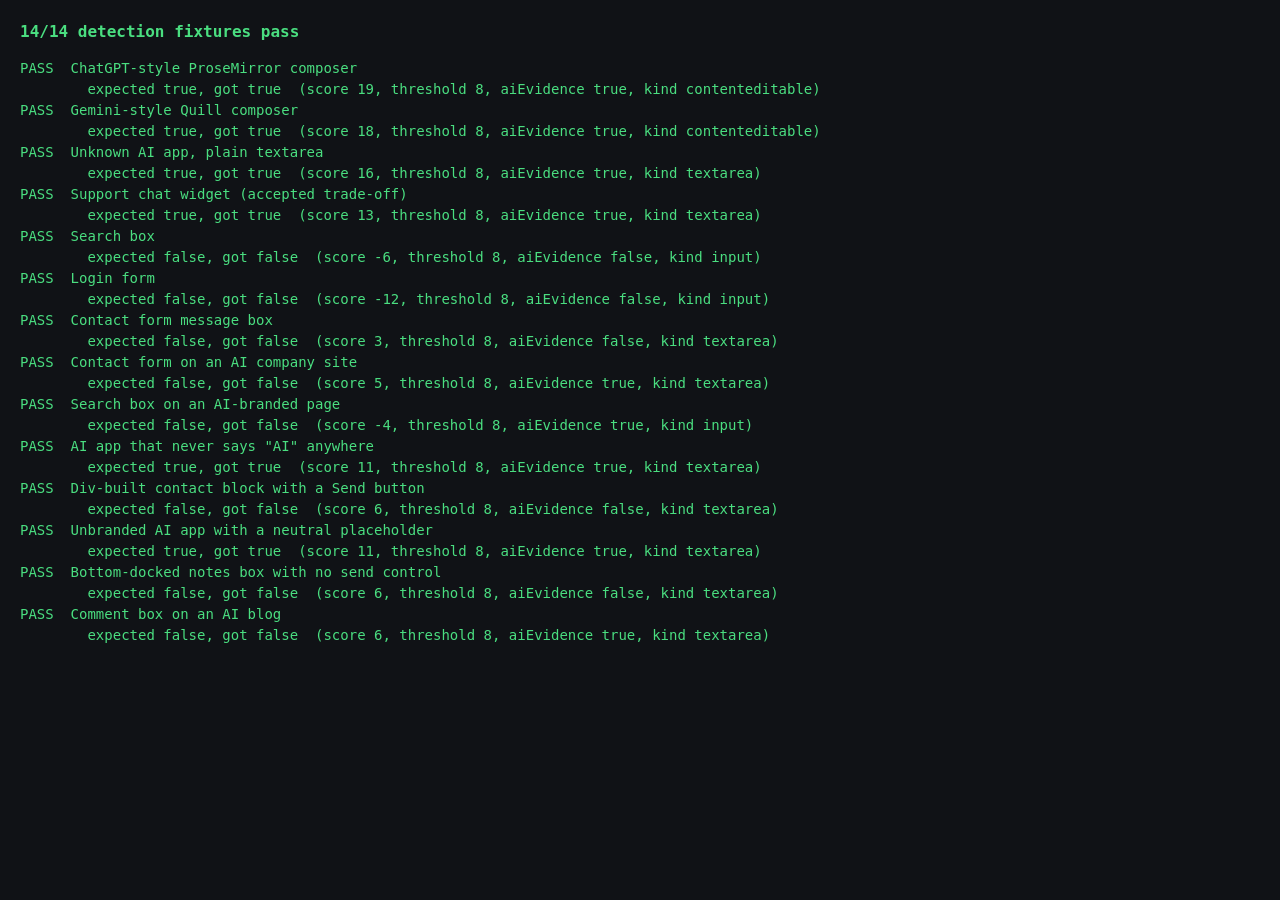
<file: scripts/detect-fixtures.html>
<!doctype html>
<html lang="en">
  <head>
    <meta charset="utf-8" />
    <title>Stylespec — detection fixtures</title>
    <style>
      body {
        margin: 0;
        font: 14px/1.5 ui-monospace, SFMono-Regular, Menlo, monospace;
        background: #101216;
        color: #e6e8ee;
      }
      #stage {
        position: fixed;
        inset: 0;
        background: #fff;
        color: #111;
        font-family: system-ui, sans-serif;
      }
      #stage[hidden] {
        display: none;
      }
      #out {
        position: relative;
        z-index: 2;
        padding: 20px;
        white-space: pre;
      }
      .pass {
        color: #4ade80;
      }
      .fail {
        color: #f87171;
      }
      h1 {
        font-size: 16px;
        margin: 0 0 14px;
      }
    </style>
  </head>
  <body>
    <div id="stage"></div>
    <div id="out"></div>

    <script src="../src/content/detect.js"></script>
    <script>
      /* Each fixture is rendered alone into a viewport-sized stage, so the
         layout signals detect.js relies on (size, position on screen) are
         realistic rather than an artifact of stacking fixtures together. */
      const CHAT_SHELL = (inner) => `
        <div style="min-height:100vh;display:flex;flex-direction:column;padding:16px">
          <div style="flex:1"></div>
          ${inner}
        </div>`;

      const FIXTURES = [
        {
          name: 'ChatGPT-style ProseMirror composer',
          expect: true,
          selector: '#prompt-textarea',
          html: CHAT_SHELL(`
            <form style="display:flex;gap:8px;border:1px solid #ccc;border-radius:24px;padding:12px">
              <div id="prompt-textarea" class="ProseMirror" contenteditable="true" role="textbox"
                   style="flex:1;min-height:26px">
                <p data-placeholder="Ask anything"></p>
              </div>
              <button data-testid="send-button" aria-label="Send prompt">^</button>
            </form>`),
        },
        {
          name: 'Gemini-style Quill composer',
          expect: true,
          selector: '.ql-editor',
          html: CHAT_SHELL(`
            <rich-textarea style="display:flex;gap:8px;border:1px solid #ccc;border-radius:24px;padding:12px">
              <div class="ql-editor" contenteditable="true" role="textbox"
                   data-placeholder="Ask Gemini" style="flex:1;min-height:26px"></div>
              <button aria-label="Send message">&gt;</button>
            </rich-textarea>`),
        },
        {
          name: 'Unknown AI app, plain textarea',
          expect: true,
          selector: 'textarea',
          html: CHAT_SHELL(`
            <div style="display:flex;gap:8px">
              <textarea placeholder="Send a message" style="flex:1;height:64px"></textarea>
              <button type="submit">Send</button>
            </div>`),
        },
        {
          name: 'Support chat widget (accepted trade-off)',
          expect: true,
          selector: 'textarea',
          html: CHAT_SHELL(`
            <div style="display:flex;gap:8px;width:340px;margin-left:auto">
              <textarea placeholder="Type your message" style="flex:1;height:52px"></textarea>
              <button aria-label="Send">-&gt;</button>
            </div>`),
        },
        {
          name: 'Search box',
          expect: false,
          selector: 'input',
          html: `<div style="padding:90px;text-align:center">
                   <input type="text" name="q" aria-label="Search" style="width:520px;height:44px">
                   <div style="margin-top:16px"><button>Search</button></div>
                 </div>`,
        },
        {
          name: 'Login form',
          expect: false,
          selector: 'input[name=username]',
          html: `<form style="padding:80px;display:grid;gap:10px;width:320px">
                   <input type="text" name="username" placeholder="Username" style="height:38px">
                   <input type="password" placeholder="Password" style="height:38px">
                   <button type="submit">Sign in</button>
                 </form>`,
        },
        {
          name: 'Contact form message box',
          expect: false,
          selector: 'textarea',
          html: `<form style="padding:60px;display:grid;gap:10px;width:520px">
                   <input type="text" placeholder="Your name" style="height:38px">
                   <textarea placeholder="Your message" style="height:130px"></textarea>
                   <button type="submit">Submit</button>
                 </form>`,
        },
        {
          name: 'Contact form on an AI company site',
          expect: false,
          title: 'Contact us — Anthropic',
          selector: 'textarea',
          html: `<form style="padding:60px;display:grid;gap:10px;width:520px">
                   <input type="text" placeholder="Your name" style="height:38px">
                   <textarea placeholder="Your message" style="height:130px"></textarea>
                   <button type="submit">Submit</button>
                 </form>`,
        },
        {
          name: 'Search box on an AI-branded page',
          expect: false,
          title: 'Claude Docs',
          selector: 'input',
          html: `<header style="padding:20px;border-bottom:1px solid #ddd">
                   <input type="search" placeholder="Search documentation" style="width:420px;height:36px">
                 </header>
                 <div style="padding:40px">Documentation body</div>`,
        },
        {
          /* Rebuilt from auto.complete.so's own bundle. Nothing names this as
           * AI: the placeholder matches no hint pattern, the host and title are
           * silent, and the composer is centred rather than docked because the
           * session is empty. Only the chat controls around it give it away. */
          name: 'AI app that never says "AI" anywhere',
          expect: true,
          title: 'Autocomplete',
          selector: 'textarea',
          html: `<button aria-label="Open chat history" style="position:fixed;top:12px;left:8px;width:32px;height:32px"></button>
                 <div style="max-width:760px;margin:0 auto;padding-top:300px">
                   <div style="border:1px solid #ddd;border-radius:6px;padding:16px">
                     <div style="min-width:0">
                       <textarea rows="1" placeholder="Tell Autocomplete what you want to do, or bring your own data to begin..." style="width:100%;height:24px;resize:none;border:none"></textarea>
                     </div>
                     <div style="display:flex;justify-content:space-between;margin-top:12px">
                       <button aria-label="Attach files">+</button>
                       <button aria-label="Send message">↑</button>
                     </div>
                   </div>
                 </div>`,
        },
        {
          /* A contact section built from divs rather than a form, with "Send
           * message" on the button. Everything reads as a composer except the
           * name field beside it. */
          name: 'Div-built contact block with a Send button',
          expect: false,
          title: 'Contact us',
          selector: 'textarea',
          html: `<div style="padding:60px;display:grid;gap:10px;width:520px">
                   <input type="text" placeholder="Your name" style="height:38px">
                   <textarea placeholder="Your message" style="height:130px"></textarea>
                   <button aria-label="Send message">Send message</button>
                 </div>`,
        },
        {
          /* The shape of an unbranded AI product: nothing in the hostname,
           * title or placeholder says "AI", so only the composer layout can
           * carry it. */
          name: 'Unbranded AI app with a neutral placeholder',
          expect: true,
          title: 'Complete',
          selector: 'textarea',
          html: `<div style="padding:20px">Session history</div>
                 <div style="position:fixed;left:10%;right:10%;bottom:24px;display:flex;gap:8px">
                   <textarea placeholder="Describe what you want to build" style="flex:1;height:56px"></textarea>
                   <button aria-label="Send">↑</button>
                 </div>`,
        },
        {
          name: 'Bottom-docked notes box with no send control',
          expect: false,
          title: 'Scratchpad',
          selector: 'textarea',
          html: `<div style="padding:20px">Notes</div>
                 <div style="position:fixed;left:10%;right:10%;bottom:24px">
                   <textarea placeholder="Jot something down" style="width:100%;height:56px"></textarea>
                 </div>`,
        },
        {
          name: 'Comment box on an AI blog',
          expect: false,
          title: 'AI news roundup',
          selector: 'textarea',
          html: `<article style="padding:40px">Post body</article>
                 <section style="padding:0 40px 40px;width:600px">
                   <textarea placeholder="Add a comment" style="width:100%;height:90px"></textarea>
                   <button>Post comment</button>
                 </section>`,
        },
      ];

      const stage = document.getElementById('stage');
      const out = document.getElementById('out');
      const frame = () => new Promise((r) => requestAnimationFrame(() => requestAnimationFrame(r)));

      (async function run() {
        const lines = [];
        let passed = 0;

        for (const fixture of FIXTURES) {
          document.title = fixture.title || 'Detection fixtures';
          stage.innerHTML = fixture.html;
          await frame();

          const el = stage.querySelector(fixture.selector);
          const result = el ? SayWhat.detect.score(el) : null;
          const got = el ? SayWhat.detect.isChatInput(el) : null;
          const ok = got === fixture.expect;
          if (ok) passed += 1;

          lines.push(
            `${ok ? 'PASS' : 'FAIL'}  ${fixture.name}\n` +
              `        expected ${fixture.expect}, got ${got}` +
              (result
                ? `  (score ${result.score}, threshold ${SayWhat.detect.THRESHOLD}, aiEvidence ${result.aiEvidence}, kind ${result.kind})`
                : '  (element not found)')
          );
        }

        stage.hidden = true;
        document.title = `${passed}/${FIXTURES.length} detection fixtures pass`;

        const heading = document.createElement('h1');
        heading.textContent = document.title;
        heading.className = passed === FIXTURES.length ? 'pass' : 'fail';
        out.append(heading);

        for (const line of lines) {
          const node = document.createElement('div');
          node.textContent = line;
          node.className = line.startsWith('PASS') ? 'pass' : 'fail';
          out.append(node);
        }
      })();
    </script>
  </body>
</html>
</file>
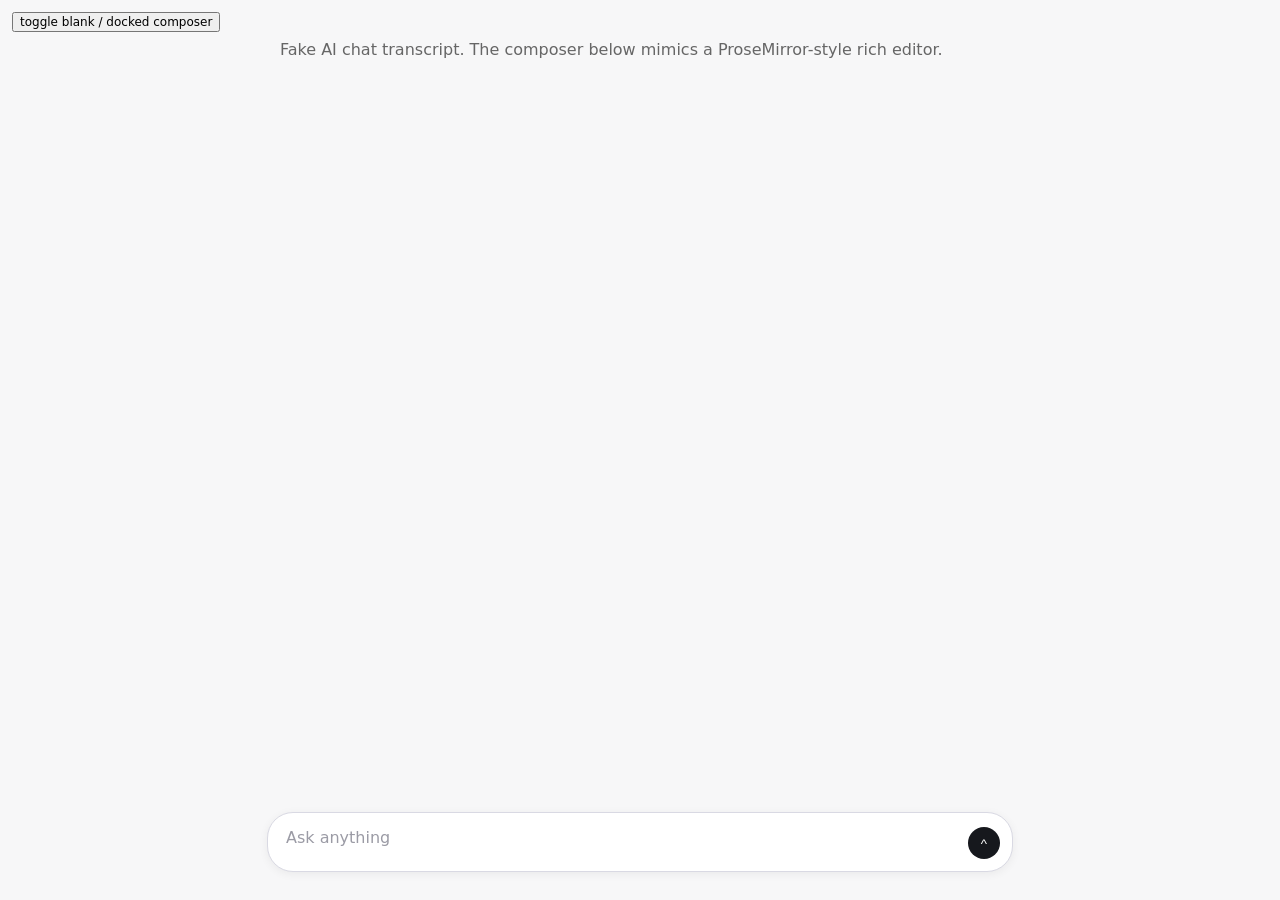
<file: scripts/ui-harness.html>
<!doctype html>
<html lang="en">
  <head>
    <meta charset="utf-8" />
    <title>Stylespec — UI harness</title>
    <style>
      body {
        margin: 0;
        min-height: 100vh;
        display: flex;
        flex-direction: column;
        font-family: system-ui, -apple-system, sans-serif;
        background: #f7f7f8;
        color: #16181d;
      }
      .transcript {
        flex: 1;
        padding: 40px 20px;
        max-width: 720px;
        margin: 0 auto;
        width: 100%;
        color: #666;
      }
      .composer {
        position: sticky;
        bottom: 0;
        max-width: 720px;
        width: 100%;
        margin: 0 auto 28px;
        display: flex;
        gap: 8px;
        align-items: flex-end;
        padding: 12px;
        background: #fff;
        border: 1px solid #d9d9e3;
        border-radius: 26px;
        box-shadow: 0 2px 10px rgba(0, 0, 0, 0.06);
      }
      #composer {
        flex: 1;
        min-height: 28px;
        max-height: 200px;
        overflow-y: auto;
        outline: none;
        padding: 3px 6px;
        white-space: pre-wrap;
      }
      #composer:empty::before {
        content: attr(data-placeholder);
        color: #9b9ba5;
      }
      .send {
        width: 32px;
        height: 32px;
        border-radius: 50%;
        border: 0;
        background: #16181d;
        color: #fff;
        cursor: pointer;
        flex: none;
      }
      /* An empty chat centres its composer instead of docking it at the
         bottom, which leaves no room to open the panel upwards. */
      body.blank {
        justify-content: center;
      }
      body.blank .transcript {
        flex: none;
        text-align: center;
        font-size: 26px;
        color: #16181d;
        padding-bottom: 16px;
      }
      body.blank .composer {
        position: static;
        margin-bottom: 0;
      }
      .layout {
        position: fixed;
        top: 12px;
        left: 12px;
        font: 12px system-ui, sans-serif;
      }
    </style>
  </head>
  <body>
    <button class="layout" onclick="document.body.classList.toggle('blank')">
      toggle blank / docked composer
    </button>

    <div class="transcript">
      Fake AI chat transcript. The composer below mimics a ProseMirror-style rich editor.
    </div>

    <div class="composer">
      <div
        id="composer"
        class="ProseMirror"
        contenteditable="true"
        role="textbox"
        data-placeholder="Ask anything"
      ></div>
      <button class="send" data-testid="send-button" aria-label="Send prompt">^</button>
    </div>

    <script>
      /* Minimal extension API surface, so the real content scripts run unmodified. */
      const store = {};
      window.chrome = {
        runtime: {
          getURL: (p) => '/' + p,
          onMessage: { addListener() {} },
          sendMessage: (message) => {
            /* Enough of the worker for the multiplexer to be exercised here:
               nothing to relay into this tab, and a fan-out that reports back
               as if the tabs had opened. */
            if (message && message.type === 'sw:claim-relay') {
              return Promise.resolve({ job: null });
            }
            if (message && message.type === 'sw:multiplex') {
              console.log('[harness] fan-out', message.providerIds, message.prompt);
              return Promise.resolve({ opened: message.providerIds, skipped: [] });
            }
            return Promise.resolve({ ok: true });
          },
        },
        storage: {
          sync: {
            get: () => Promise.resolve(Object.assign({}, store)),
            set: (patch) => {
              Object.assign(store, patch);
              return Promise.resolve();
            },
          },
          onChanged: { addListener() {} },
        },
      };
    </script>

    <script src="../src/shared/presets.js"></script>
    <script src="../src/shared/compose.js"></script>
    <script src="../src/shared/storage.js"></script>
    <script src="../src/shared/providers.js"></script>
    <script src="../src/content/detect.js"></script>
    <script src="../src/content/insert.js"></script>
    <script src="../src/content/submit.js"></script>
    <script src="../src/content/ui.css.js"></script>
    <script src="../src/content/ui.js"></script>
    <script src="../src/content/relay.js"></script>
    <script src="../src/content/index.js"></script>

    <script>
      /* Drive the extension the way a user would, for screenshot verification. */
      window.harness = {
        type(text) {
          const el = document.getElementById('composer');
          el.focus();
          el.textContent = text;
          el.dispatchEvent(new InputEvent('input', { bubbles: true, inputType: 'insertText' }));
        },
        shadow() {
          const host = document.querySelector('stylespec-root');
          return host && host.shadowRoot;
        },
        click(selector) {
          const node = this.shadow() && this.shadow().querySelector(selector);
          if (!node) return `not found: ${selector}`;
          node.click();
          return 'clicked';
        },
        draft() {
          return document.getElementById('composer').innerText;
        },
        blank(on) {
          document.body.classList.toggle('blank', on !== false);
        },
        /* The regression this guards: the panel must not sit on the composer,
           because the site's send button lives in there. */
        overlap() {
          const panel = this.shadow() && this.shadow().querySelector('.sw-panel');
          if (!panel || panel.hidden) return 'panel not open';
          const p = panel.getBoundingClientRect();
          const c = document.querySelector('.composer').getBoundingClientRect();
          const clear = p.bottom <= c.top || p.top >= c.bottom;
          return { clear, panel: [p.top, p.bottom], composer: [c.top, c.bottom] };
        },
      };
    </script>
  </body>
</html>
</file>
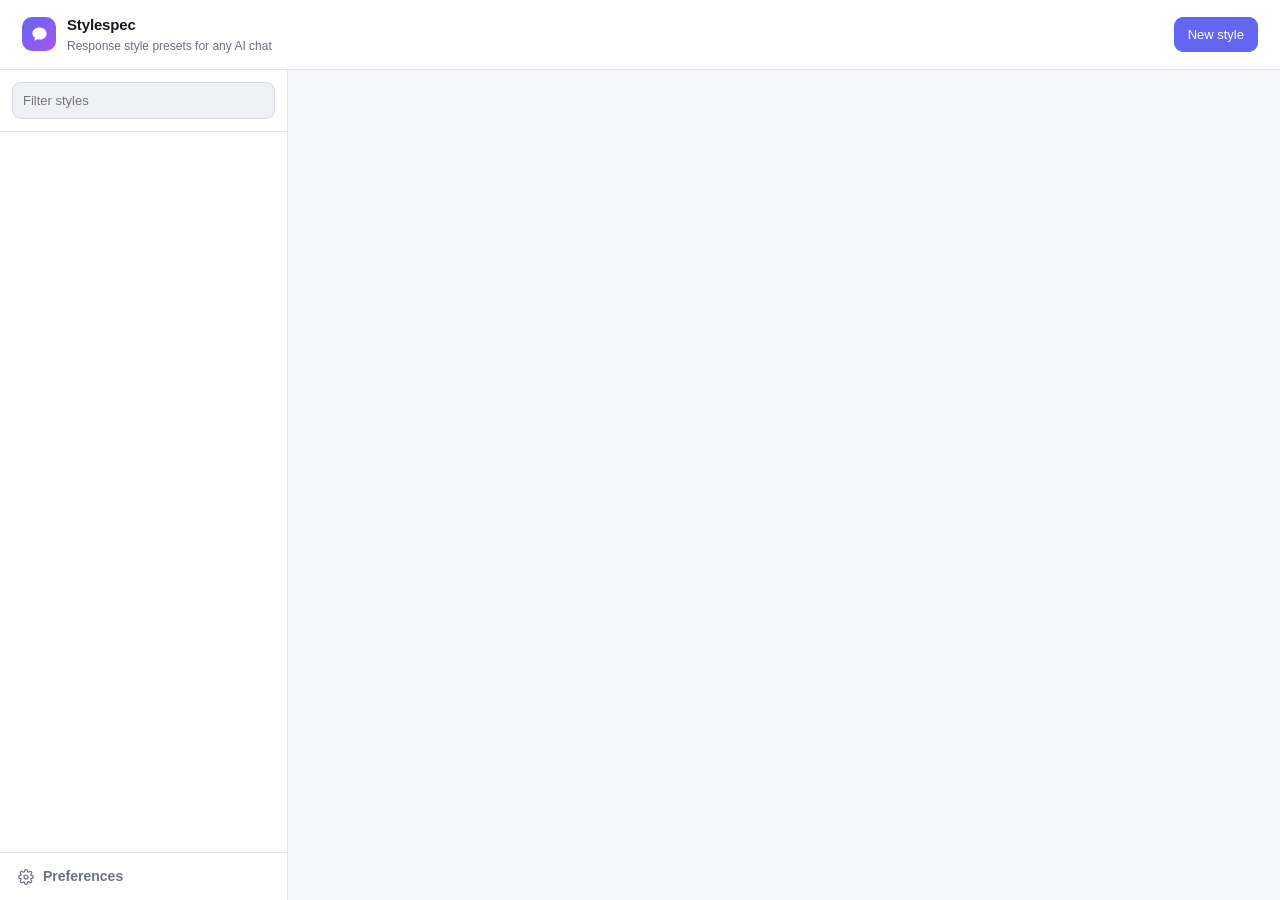
<file: src/options/options.html>
<!doctype html>
<html lang="en">
  <head>
    <meta charset="utf-8" />
    <meta name="viewport" content="width=device-width, initial-scale=1" />
    <title>Stylespec — settings</title>
    <script src="../shared/theme.js"></script>
    <link rel="stylesheet" href="options.css" />
  </head>
  <body>
    <header class="topbar">
      <div class="brand">
        <span class="brand__mark" aria-hidden="true">
          <svg viewBox="0 0 24 24" fill="currentColor">
            <path
              d="M12 3C6.9 3 3 6.3 3 10.4c0 2.3 1.2 4.3 3.2 5.7L5.4 20l3.9-2a11 11 0 0 0 2.7.3c5.1 0 9-3.3 9-7.4S17.1 3 12 3Z"
            />
          </svg>
        </span>
        <div>
          <h1>Stylespec</h1>
          <p>Response style presets for any AI chat</p>
        </div>
      </div>
      <div class="topbar__actions">
        <span class="savestate" id="saveState" role="status" aria-live="polite"></span>
        <button class="btn btn--primary" id="newStyle" type="button">New style</button>
      </div>
    </header>

    <main class="layout">
      <aside class="sidebar">
        <div class="sidebar__search">
          <input id="filter" type="search" placeholder="Filter styles" aria-label="Filter styles" />
        </div>
        <nav class="stylelist" id="styleList" aria-label="Styles"></nav>
        <button class="sidebar__prefs" id="prefsBtn" type="button">
          <svg viewBox="0 0 24 24" fill="none" stroke="currentColor" stroke-width="1.8" stroke-linecap="round" stroke-linejoin="round" aria-hidden="true">
            <circle cx="12" cy="12" r="3" />
            <path d="M19.4 15a1.7 1.7 0 0 0 .3 1.8l.1.1a2 2 0 1 1-2.8 2.8l-.1-.1a1.7 1.7 0 0 0-2.9 1.2v.2a2 2 0 1 1-4 0v-.1a1.7 1.7 0 0 0-1.1-1.5 1.7 1.7 0 0 0-1.8.3l-.1.1a2 2 0 1 1-2.8-2.8l.1-.1a1.7 1.7 0 0 0-1.2-2.9H3a2 2 0 1 1 0-4h.1a1.7 1.7 0 0 0 1.5-1.1 1.7 1.7 0 0 0-.3-1.8l-.1-.1a2 2 0 1 1 2.8-2.8l.1.1a1.7 1.7 0 0 0 1.8.3H9a1.7 1.7 0 0 0 1-1.5V3a2 2 0 1 1 4 0v.1a1.7 1.7 0 0 0 1 1.5 1.7 1.7 0 0 0 1.9-.3l.1-.1a2 2 0 1 1 2.8 2.8l-.1.1a1.7 1.7 0 0 0-.3 1.8V9a1.7 1.7 0 0 0 1.5 1H21a2 2 0 1 1 0 4h-.1a1.7 1.7 0 0 0-1.5 1Z" />
          </svg>
          Preferences
        </button>
      </aside>

      <section class="pane" id="pane" aria-live="polite"></section>
    </main>

    <script src="../shared/presets.js"></script>
    <script src="../shared/compose.js"></script>
    <script src="../shared/storage.js"></script>
    <script src="../shared/providers.js"></script>
    <script src="options.js"></script>
  </body>
</html>
</file>
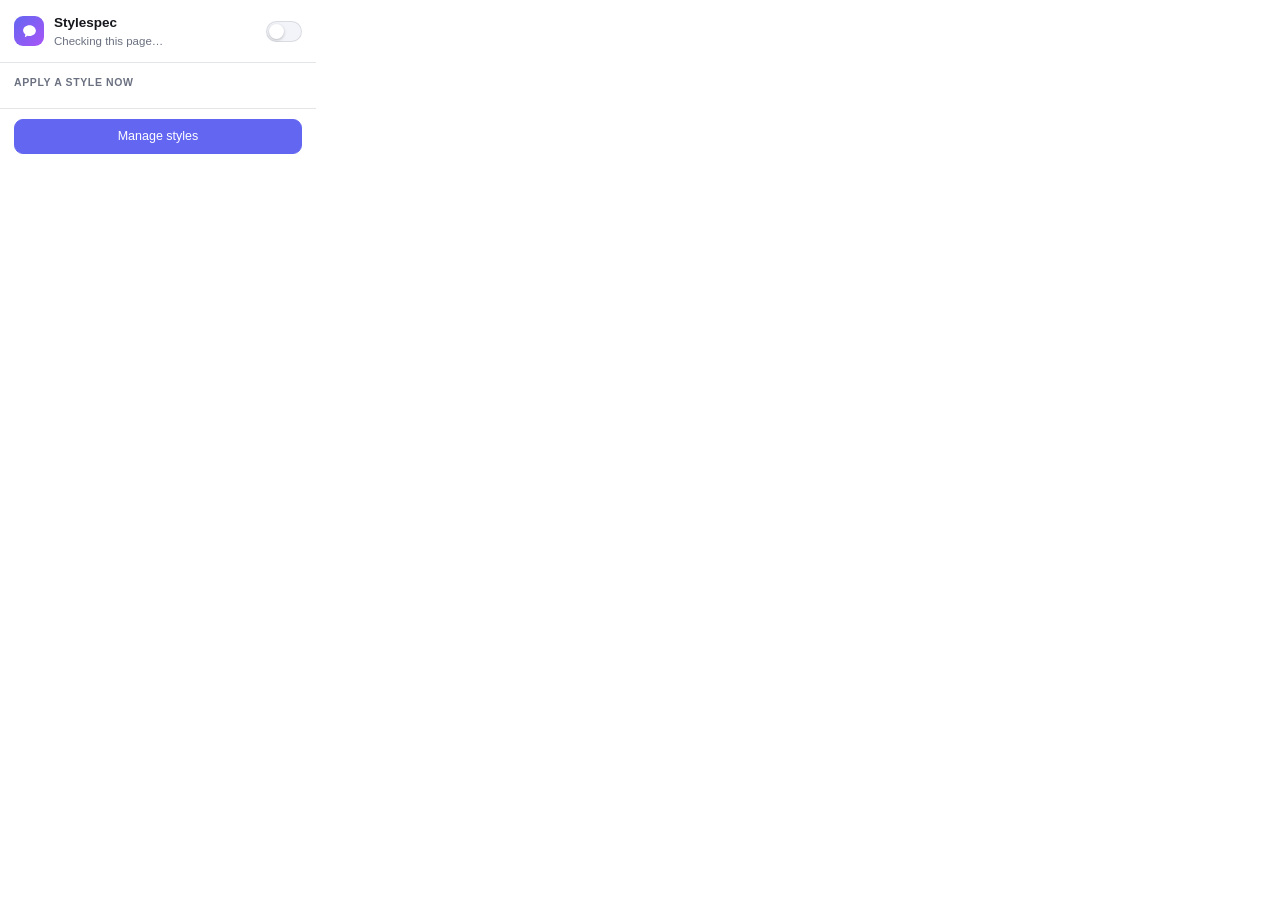
<file: src/popup/popup.html>
<!doctype html>
<html lang="en">
  <head>
    <meta charset="utf-8" />
    <title>Stylespec</title>
    <script src="../shared/theme.js"></script>
    <link rel="stylesheet" href="popup.css" />
  </head>
  <body>
    <header class="head">
      <span class="head__mark" aria-hidden="true">
        <svg viewBox="0 0 24 24" fill="currentColor">
          <path
            d="M12 3C6.9 3 3 6.3 3 10.4c0 2.3 1.2 4.3 3.2 5.7L5.4 20l3.9-2a11 11 0 0 0 2.7.3c5.1 0 9-3.3 9-7.4S17.1 3 12 3Z"
          />
        </svg>
      </span>
      <div class="head__text">
        <strong>Stylespec</strong>
        <span id="siteLabel">Checking this page…</span>
      </div>
      <label class="switch" title="Enable Stylespec everywhere">
        <input type="checkbox" id="masterToggle" />
        <span class="switch__track"><span class="switch__thumb"></span></span>
      </label>
    </header>

    <div id="notice" class="notice" hidden></div>

    <section class="section">
      <p class="section__title">Apply a style now</p>
      <div id="favorites" class="favorites"></div>
    </section>

    <footer class="foot">
      <button class="btn" id="siteToggle" type="button" hidden></button>
      <button class="btn btn--primary" id="manage" type="button">Manage styles</button>
    </footer>

    <p class="hint" id="shortcutHint"></p>

    <script src="../shared/presets.js"></script>
    <script src="../shared/compose.js"></script>
    <script src="../shared/storage.js"></script>
    <script src="popup.js"></script>
  </body>
</html>
</file>
<file: src/options/options.css>
:root {
  color-scheme: light;
  --accent: #6366f1;
  --accent-strong: #4f46e5;
  --accent-soft: rgba(99, 102, 241, 0.12);
  --bg: #f6f7fb;
  --surface: #ffffff;
  --surface-2: #f0f1f7;
  --fg: #16181d;
  --fg-muted: #6b7180;
  --border: rgba(16, 18, 27, 0.11);
  --danger: #dc2626;
  --radius: 12px;
  --shadow: 0 1px 2px rgba(16, 18, 27, 0.05), 0 8px 24px rgba(16, 18, 27, 0.06);
}

/* data-theme is set by src/shared/theme.js before first paint. "auto" defers
   to the system; "light" and "dark" are explicit. */
:root[data-theme='dark'] {
  color-scheme: dark;
  --accent: #818cf8;
  --accent-strong: #a5b4fc;
  --accent-soft: rgba(129, 140, 248, 0.16);
  --bg: #131519;
  --surface: #1b1d24;
  --surface-2: #23262f;
  --fg: #eceef4;
  --fg-muted: #9aa1b1;
  --border: rgba(255, 255, 255, 0.12);
  --danger: #f87171;
  --shadow: 0 1px 2px rgba(0, 0, 0, 0.4), 0 8px 24px rgba(0, 0, 0, 0.3);
}

@media (prefers-color-scheme: dark) {
  :root[data-theme='auto'] {
    color-scheme: dark;
    --accent: #818cf8;
    --accent-strong: #a5b4fc;
    --accent-soft: rgba(129, 140, 248, 0.16);
    --bg: #131519;
    --surface: #1b1d24;
    --surface-2: #23262f;
    --fg: #eceef4;
    --fg-muted: #9aa1b1;
    --border: rgba(255, 255, 255, 0.12);
    --danger: #f87171;
    --shadow: 0 1px 2px rgba(0, 0, 0, 0.4), 0 8px 24px rgba(0, 0, 0, 0.3);
  }
}

* {
  box-sizing: border-box;
}

html,
body {
  height: 100%;
}

body {
  margin: 0;
  background: var(--bg);
  color: var(--fg);
  font-family: ui-sans-serif, -apple-system, BlinkMacSystemFont, 'Segoe UI', Inter, Roboto,
    'Helvetica Neue', Arial, sans-serif;
  font-size: 14px;
  line-height: 1.5;
  display: flex;
  flex-direction: column;
}

/* -------------------------------------------------------------- topbar --- */

.topbar {
  display: flex;
  align-items: center;
  gap: 16px;
  padding: 14px 22px;
  background: var(--surface);
  border-bottom: 1px solid var(--border);
  position: sticky;
  top: 0;
  z-index: 5;
}

.brand {
  display: flex;
  align-items: center;
  gap: 11px;
  flex: 1;
  min-width: 0;
}

.brand__mark {
  width: 34px;
  height: 34px;
  flex: none;
  border-radius: 10px;
  display: grid;
  place-items: center;
  background: linear-gradient(135deg, var(--accent), #a855f7);
  color: #fff;
}

.brand__mark svg {
  width: 19px;
  height: 19px;
}

.brand h1 {
  margin: 0;
  font-size: 15px;
  font-weight: 650;
  letter-spacing: -0.01em;
}

.brand p {
  margin: 0;
  font-size: 12px;
  color: var(--fg-muted);
}

.topbar__actions {
  display: flex;
  align-items: center;
  gap: 12px;
}

.savestate {
  font-size: 12px;
  color: var(--fg-muted);
  min-width: 74px;
  text-align: right;
}

.savestate[data-tone='error'] {
  color: var(--danger);
}

/* ------------------------------------------------------------- layout --- */

.layout {
  flex: 1;
  display: grid;
  grid-template-columns: 288px minmax(0, 1fr);
  min-height: 0;
}

.sidebar {
  display: flex;
  flex-direction: column;
  min-height: 0;
  border-right: 1px solid var(--border);
  background: var(--surface);
}

.sidebar__search {
  padding: 12px;
  border-bottom: 1px solid var(--border);
}

.sidebar__search input {
  width: 100%;
}

.stylelist {
  flex: 1;
  overflow-y: auto;
  padding: 8px;
}

.sidebar__prefs {
  display: flex;
  align-items: center;
  gap: 9px;
  padding: 13px 18px;
  border: 0;
  border-top: 1px solid var(--border);
  background: transparent;
  color: var(--fg-muted);
  font: inherit;
  font-weight: 550;
  cursor: pointer;
  text-align: left;
}

.sidebar__prefs svg {
  width: 16px;
  height: 16px;
}

.sidebar__prefs:hover,
.sidebar__prefs[data-selected='true'] {
  background: var(--accent-soft);
  color: var(--accent-strong);
}

.pane {
  overflow-y: auto;
  padding: 26px 30px 60px;
}

/* --------------------------------------------------------- style rows --- */

.grouplabel {
  padding: 12px 10px 5px;
  font-size: 10.5px;
  font-weight: 650;
  letter-spacing: 0.06em;
  text-transform: uppercase;
  color: var(--fg-muted);
}

.row {
  display: flex;
  align-items: center;
  gap: 8px;
  width: 100%;
  padding: 7px 9px;
  border-radius: 9px;
  cursor: pointer;
  border: 1px solid transparent;
}

.row:hover {
  background: var(--surface-2);
}

.row[data-selected='true'] {
  background: var(--accent-soft);
  border-color: rgba(99, 102, 241, 0.25);
}

.row[data-dragging='true'] {
  opacity: 0.4;
}

.row[data-hidden='true'] .row__name {
  text-decoration: line-through;
  opacity: 0.55;
}

.row__grip {
  color: var(--fg-muted);
  cursor: grab;
  opacity: 0;
  flex: none;
  line-height: 0;
}

.row:hover .row__grip {
  opacity: 0.6;
}

.row__grip svg {
  width: 13px;
  height: 13px;
}

.row__emoji {
  width: 20px;
  flex: none;
  text-align: center;
  font-size: 15px;
}

.row__body {
  flex: 1;
  min-width: 0;
}

.row__name {
  font-size: 13px;
  font-weight: 540;
  white-space: nowrap;
  overflow: hidden;
  text-overflow: ellipsis;
}

.row__blurb {
  font-size: 11px;
  color: var(--fg-muted);
  white-space: nowrap;
  overflow: hidden;
  text-overflow: ellipsis;
}

.row__star {
  flex: none;
  border: 0;
  background: transparent;
  padding: 3px;
  border-radius: 6px;
  cursor: pointer;
  color: var(--fg-muted);
  opacity: 0.35;
  line-height: 0;
}

.row__star svg {
  width: 14px;
  height: 14px;
}

.row__star:hover {
  opacity: 1;
  background: var(--surface);
}

.row__star[data-on='true'] {
  color: var(--accent);
  opacity: 1;
}

/* ---------------------------------------------------------------- pane --- */

.pane__head {
  display: flex;
  align-items: flex-start;
  gap: 14px;
  margin-bottom: 20px;
}

.pane__head h2 {
  margin: 0;
  font-size: 19px;
  font-weight: 640;
  letter-spacing: -0.01em;
}

.pane__head p {
  margin: 3px 0 0;
  font-size: 13px;
  color: var(--fg-muted);
}

.pane__head-actions {
  margin-left: auto;
  display: flex;
  gap: 8px;
  flex: none;
}

.card {
  background: var(--surface);
  border: 1px solid var(--border);
  border-radius: var(--radius);
  box-shadow: var(--shadow);
  padding: 18px;
  margin-bottom: 16px;
  max-width: 820px;
}

.card__title {
  font-size: 13px;
  font-weight: 620;
  margin: 0 0 3px;
}

.card__hint {
  font-size: 12px;
  color: var(--fg-muted);
  margin: 0 0 14px;
}

.field {
  margin-bottom: 14px;
}

.field:last-child {
  margin-bottom: 0;
}

.field > label {
  display: block;
  font-size: 12px;
  font-weight: 560;
  margin-bottom: 5px;
}

.field__hint {
  font-size: 11.5px;
  color: var(--fg-muted);
  margin-top: 5px;
}

.field-row {
  display: flex;
  gap: 12px;
}

.field-row .field {
  flex: 1;
}

.field-row .field--narrow {
  flex: none;
  width: 86px;
}

input[type='text'],
input[type='search'],
textarea,
select {
  width: 100%;
  padding: 8px 10px;
  border: 1px solid var(--border);
  border-radius: 9px;
  background: var(--surface-2);
  color: var(--fg);
  font: inherit;
  font-size: 13px;
  outline: none;
}

textarea {
  min-height: 132px;
  resize: vertical;
  line-height: 1.55;
}

input:focus,
textarea:focus,
select:focus {
  border-color: var(--accent);
  box-shadow: 0 0 0 3px var(--accent-soft);
}

input:disabled,
textarea:disabled {
  opacity: 0.7;
  cursor: not-allowed;
}

select {
  cursor: pointer;
  max-width: 260px;
}

/* -------------------------------------------------------------- widgets -- */

.btn {
  display: inline-flex;
  align-items: center;
  gap: 6px;
  padding: 7px 13px;
  border: 1px solid var(--border);
  border-radius: 9px;
  background: var(--surface);
  color: var(--fg);
  font: inherit;
  font-size: 13px;
  font-weight: 540;
  cursor: pointer;
  white-space: nowrap;
}

.btn:hover {
  background: var(--surface-2);
  border-color: var(--accent);
}

.btn--primary {
  background: var(--accent);
  border-color: var(--accent);
  color: #fff;
}

.btn--primary:hover {
  background: var(--accent-strong);
  border-color: var(--accent-strong);
}

.btn--danger {
  color: var(--danger);
}

.btn--danger:hover {
  border-color: var(--danger);
}

.chips {
  display: flex;
  flex-wrap: wrap;
  gap: 6px;
}

.chip {
  padding: 5px 12px;
  border: 1px solid var(--border);
  border-radius: 999px;
  background: var(--surface-2);
  color: var(--fg);
  font: inherit;
  font-size: 12.5px;
  cursor: pointer;
}

.chip:hover {
  border-color: var(--accent);
}

.chip[data-selected='true'] {
  background: var(--accent);
  border-color: var(--accent);
  color: #fff;
}

.toggle {
  display: flex;
  align-items: flex-start;
  gap: 10px;
  padding: 9px 0;
  cursor: pointer;
  border-top: 1px solid var(--border);
}

.toggle:first-of-type {
  border-top: 0;
}

.toggle input {
  width: auto;
  margin: 2px 0 0;
  accent-color: var(--accent);
  flex: none;
}

.toggle__text strong {
  display: block;
  font-size: 13px;
  font-weight: 550;
}

.toggle__text span {
  font-size: 12px;
  color: var(--fg-muted);
}

.preview {
  white-space: pre-wrap;
  font-family: ui-monospace, SFMono-Regular, 'SF Mono', Menlo, Consolas, monospace;
  font-size: 12px;
  line-height: 1.6;
  background: var(--surface-2);
  border: 1px solid var(--border);
  border-radius: 9px;
  padding: 13px;
  color: var(--fg);
  overflow-x: auto;
}

.preview__draft {
  color: var(--fg-muted);
}

.badge {
  display: inline-block;
  padding: 2px 8px;
  border-radius: 999px;
  background: var(--accent-soft);
  color: var(--accent-strong);
  font-size: 11px;
  font-weight: 600;
}

.sitelist {
  display: flex;
  flex-wrap: wrap;
  gap: 6px;
  margin-bottom: 10px;
}

.sitelist:empty::after {
  content: 'None yet';
  font-size: 12px;
  color: var(--fg-muted);
}

.sitetag {
  display: inline-flex;
  align-items: center;
  gap: 6px;
  padding: 4px 6px 4px 11px;
  border: 1px solid var(--border);
  border-radius: 999px;
  background: var(--surface-2);
  font-size: 12px;
}

.sitetag button {
  border: 0;
  background: transparent;
  color: var(--fg-muted);
  cursor: pointer;
  font-size: 14px;
  line-height: 1;
  padding: 0 3px;
  border-radius: 999px;
}

.sitetag button:hover {
  color: var(--danger);
}

.inline-form {
  display: flex;
  gap: 8px;
  max-width: 420px;
}

.empty {
  padding: 60px 20px;
  text-align: center;
  color: var(--fg-muted);
}

kbd {
  display: inline-block;
  padding: 2px 6px;
  border: 1px solid var(--border);
  border-bottom-width: 2px;
  border-radius: 6px;
  background: var(--surface-2);
  font-family: inherit;
  font-size: 11.5px;
  font-weight: 560;
}

a {
  color: var(--accent-strong);
}
</file>
<file: src/popup/popup.css>
:root {
  color-scheme: light;
  --accent: #6366f1;
  --accent-strong: #4f46e5;
  --accent-soft: rgba(99, 102, 241, 0.12);
  --surface: #ffffff;
  --surface-2: #f3f4f9;
  --fg: #16181d;
  --fg-muted: #6b7180;
  --border: rgba(16, 18, 27, 0.11);
  --switch-thumb: #ffffff;
}

/* data-theme is set by src/shared/theme.js before first paint. */
:root[data-theme='dark'] {
  color-scheme: dark;
  --accent: #818cf8;
  --accent-strong: #a5b4fc;
  --accent-soft: rgba(129, 140, 248, 0.18);
  --surface: #1b1d24;
  --surface-2: #23262f;
  --fg: #eceef4;
  --fg-muted: #9aa1b1;
  --border: rgba(255, 255, 255, 0.12);
  --switch-thumb: #f3f4f8;
}

@media (prefers-color-scheme: dark) {
  :root[data-theme='auto'] {
    color-scheme: dark;
    --accent: #818cf8;
    --accent-strong: #a5b4fc;
    --accent-soft: rgba(129, 140, 248, 0.18);
    --surface: #1b1d24;
    --surface-2: #23262f;
    --fg: #eceef4;
    --fg-muted: #9aa1b1;
    --border: rgba(255, 255, 255, 0.12);
    --switch-thumb: #f3f4f8;
  }
}

* {
  box-sizing: border-box;
}

body {
  width: 316px;
  margin: 0;
  background: var(--surface);
  color: var(--fg);
  font-family: ui-sans-serif, -apple-system, BlinkMacSystemFont, 'Segoe UI', Inter, Roboto,
    'Helvetica Neue', Arial, sans-serif;
  font-size: 13px;
  line-height: 1.45;
}

.head {
  display: flex;
  align-items: center;
  gap: 10px;
  padding: 13px 14px;
  border-bottom: 1px solid var(--border);
}

.head__mark {
  width: 30px;
  height: 30px;
  flex: none;
  border-radius: 9px;
  display: grid;
  place-items: center;
  background: linear-gradient(135deg, var(--accent), #a855f7);
  color: #fff;
}

.head__mark svg {
  width: 17px;
  height: 17px;
}

.head__text {
  flex: 1;
  min-width: 0;
}

.head__text strong {
  display: block;
  font-size: 13.5px;
  font-weight: 640;
}

.head__text span {
  display: block;
  font-size: 11.5px;
  color: var(--fg-muted);
  white-space: nowrap;
  overflow: hidden;
  text-overflow: ellipsis;
}

/* --------------------------------------------------------------- switch -- */

.switch {
  flex: none;
  cursor: pointer;
}

.switch input {
  position: absolute;
  opacity: 0;
  width: 0;
  height: 0;
}

.switch__track {
  display: block;
  width: 36px;
  height: 21px;
  border-radius: 999px;
  background: var(--surface-2);
  border: 1px solid var(--border);
  transition: background 140ms ease, border-color 140ms ease;
  position: relative;
}

.switch__thumb {
  position: absolute;
  top: 2px;
  left: 2px;
  width: 15px;
  height: 15px;
  border-radius: 50%;
  background: var(--switch-thumb);
  box-shadow: 0 1px 3px rgba(0, 0, 0, 0.25);
  transition: transform 140ms ease;
}

.switch input:checked + .switch__track {
  background: var(--accent);
  border-color: var(--accent);
}

.switch input:checked + .switch__track .switch__thumb {
  transform: translateX(15px);
}

.switch input:focus-visible + .switch__track {
  outline: 2px solid var(--accent);
  outline-offset: 2px;
}

/* --------------------------------------------------------------- body --- */

.notice {
  margin: 12px 14px 0;
  padding: 9px 11px;
  border-radius: 9px;
  background: var(--accent-soft);
  color: var(--fg);
  font-size: 12px;
}

.notice[hidden] {
  display: none;
}

.notice__action {
  margin-left: 5px;
  padding: 0;
  border: 0;
  background: none;
  color: var(--accent);
  font: inherit;
  font-weight: 600;
  text-decoration: underline;
  cursor: pointer;
}

.notice__action:hover {
  opacity: 0.8;
}

.section {
  padding: 12px 10px 4px;
}

.section__title {
  margin: 0 0 6px 4px;
  font-size: 10.5px;
  font-weight: 650;
  letter-spacing: 0.06em;
  text-transform: uppercase;
  color: var(--fg-muted);
}

.favorites {
  display: flex;
  flex-direction: column;
  gap: 2px;
  max-height: 264px;
  overflow-y: auto;
}

.fav {
  display: flex;
  align-items: center;
  gap: 9px;
  width: 100%;
  padding: 8px 9px;
  border: 0;
  border-radius: 9px;
  background: transparent;
  color: inherit;
  font: inherit;
  text-align: left;
  cursor: pointer;
}

.fav:hover:not(:disabled) {
  background: var(--accent-soft);
}

.fav:disabled {
  opacity: 0.45;
  cursor: not-allowed;
}

.fav__emoji {
  width: 20px;
  flex: none;
  text-align: center;
  font-size: 15px;
}

.fav__body {
  min-width: 0;
  flex: 1;
  display: flex;
  flex-direction: column;
}

.fav__name {
  font-size: 12.5px;
  font-weight: 550;
  white-space: nowrap;
  overflow: hidden;
  text-overflow: ellipsis;
}

.fav__blurb {
  font-size: 11px;
  color: var(--fg-muted);
  white-space: nowrap;
  overflow: hidden;
  text-overflow: ellipsis;
}

.empty {
  padding: 18px 14px;
  text-align: center;
  font-size: 12px;
  color: var(--fg-muted);
}

/* --------------------------------------------------------------- foot --- */

.foot {
  display: flex;
  gap: 8px;
  padding: 10px 14px;
  border-top: 1px solid var(--border);
  margin-top: 8px;
}

.btn {
  flex: 1;
  padding: 7px 10px;
  border: 1px solid var(--border);
  border-radius: 9px;
  background: var(--surface);
  color: var(--fg);
  font: inherit;
  font-size: 12.5px;
  font-weight: 540;
  cursor: pointer;
  white-space: nowrap;
  overflow: hidden;
  text-overflow: ellipsis;
}

.btn:hover {
  background: var(--surface-2);
  border-color: var(--accent);
}

.btn[hidden] {
  display: none;
}

.btn--primary {
  background: var(--accent);
  border-color: var(--accent);
  color: #fff;
}

.btn--primary:hover {
  background: var(--accent-strong);
  border-color: var(--accent-strong);
}

.hint {
  margin: 0;
  padding: 0 14px 13px;
  font-size: 11px;
  color: var(--fg-muted);
  text-align: center;
}

kbd {
  display: inline-block;
  padding: 1px 5px;
  margin: 0 1px;
  border: 1px solid var(--border);
  border-bottom-width: 2px;
  border-radius: 5px;
  background: var(--surface-2);
  font-family: inherit;
  font-size: 10.5px;
  font-weight: 560;
}
</file>
